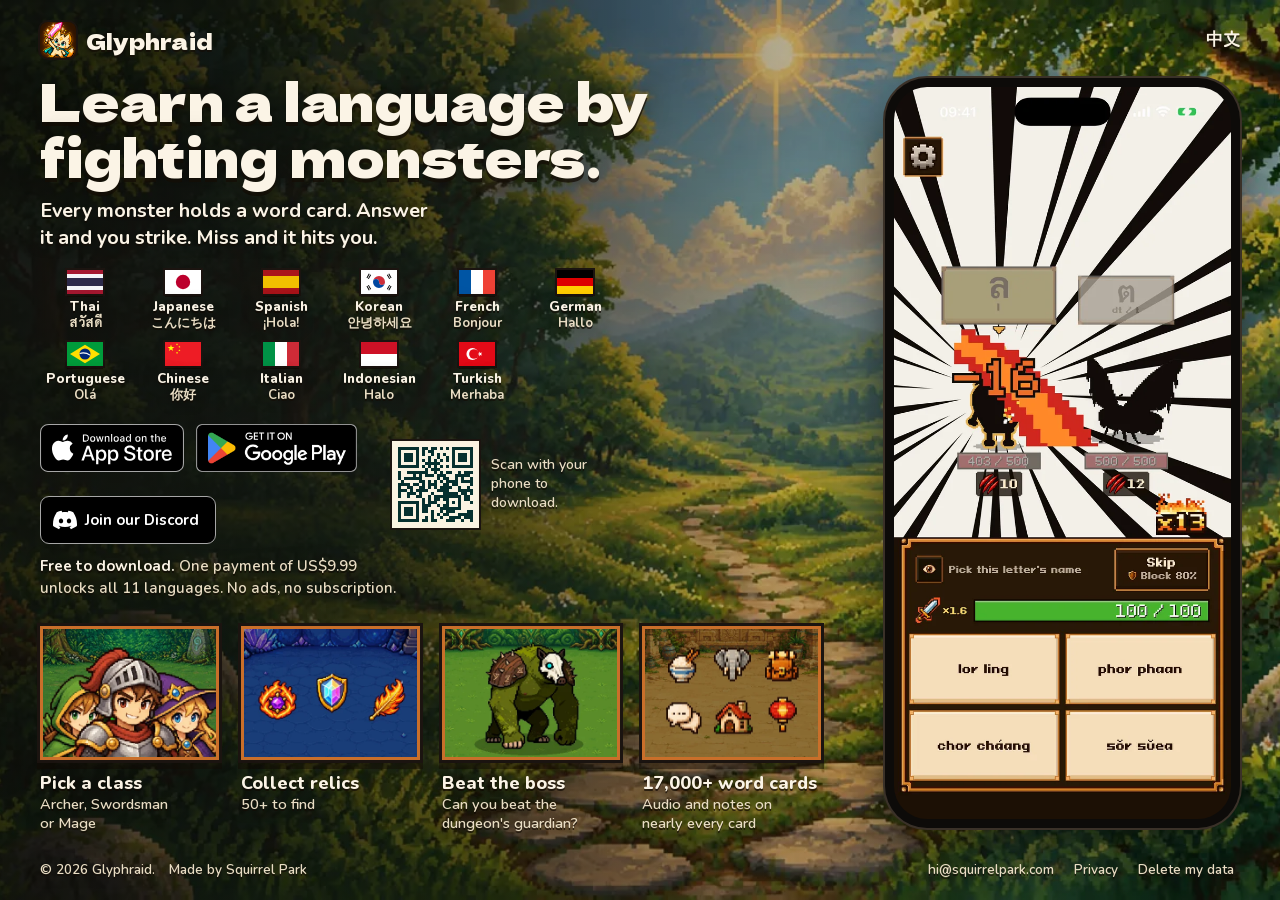
<file: index.html>
<!doctype html>
<html lang="en">
<head>
<meta charset="utf-8">
<meta name="viewport" content="width=device-width, initial-scale=1, viewport-fit=cover">
<!-- ⚠️ 這頁由 tools/build-home.py 產生，不要手改。 -->
<title>Glyphraid · Learn a language by fighting monsters</title>
<meta name="description" content="A language learning game for iPhone and Android. Thai, Japanese, Korean, Spanish, French, German, Portuguese, Chinese, Italian, Indonesian and Turkish. Every monster holds a word card: answer it to strike, miss and it hits you. Free to download, one payment unlocks everything. No ads, no subscription.">
<meta name="theme-color" content="#1D2A12">
<!-- 內容安全政策：腳本只准本站的檔案（assets/site.js）和雜湊相符的那一段內嵌腳本（語言）。⚠️ 改了內嵌腳本一定要跑 python3 tools/update-csp.py -->
<meta http-equiv="Content-Security-Policy" content="default-src 'self'; script-src 'self' 'sha256-tla+jNIBkIyBn4vj5KOFL4YFCMS+OBkEQ+i5kZb5u+k='; style-src 'self' 'unsafe-inline'; img-src 'self'; font-src 'self'; media-src 'none'; connect-src 'self'; object-src 'none'; base-uri 'none'; form-action 'none'">
<meta name="apple-itunes-app" content="app-id=6785621868">
<link rel="canonical" href="https://glyphraid.com/">
<link rel="alternate" hreflang="en" href="https://glyphraid.com/">
<link rel="alternate" hreflang="zh-Hant" href="https://glyphraid.com/zh/">
<link rel="alternate" hreflang="x-default" href="https://glyphraid.com/">
<!-- 語言：第一次來、瀏覽器第一語言是中文、沒選過 → 轉到 /zh/；右上角的切換連結帶 ?hl=，到了這頁才記住選擇；只有首頁會轉 -->
<script>(function(){var k='glyphraid-lang',l,q=new URLSearchParams(location.search),h=q.get('hl');if(h==='en'||h==='zh'){l=h;try{localStorage.setItem(k,h)}catch(e){}q.delete('hl');var s=q.toString();history.replaceState(null,'',location.pathname+(s?'?'+s:'')+location.hash)}else{try{l=localStorage.getItem(k)}catch(e){}}if(document.documentElement.lang==='en'&&(l?l==='zh':/^zh/i.test((navigator.languages&&navigator.languages[0])||navigator.language||'')))location.replace('zh/'+location.search+location.hash)})();</script>

<meta property="og:title" content="Glyphraid · Learn a language by fighting monsters">
<meta property="og:description" content="Every monster holds a word card. Answer it and you strike. Miss and it hits you.">
<meta property="og:locale" content="en_US">
<meta property="og:image" content="https://glyphraid.com/assets/og.jpg">
<meta property="og:type" content="website">
<meta name="twitter:card" content="summary_large_image">

<link rel="icon" type="image/png" href="assets/favicon.png">
<link rel="apple-touch-icon" href="assets/apple-touch-icon.png">
<link rel="preload" as="font" type="font/woff2" href="assets/fonts/dela-gothic-one-400-latin.woff2" crossorigin>
<link rel="preload" as="font" type="font/woff2" href="assets/fonts/nunito-latin.woff2" crossorigin>
<link rel="preload" as="image" href="assets/v2/bg.webp">
<link rel="stylesheet" href="assets/site.css">
</head>
<body>
<div class="page">
  <header class="top">
    <a class="brand" href="./" aria-label="Glyphraid home">
      <img src="assets/favicon.png" alt="" width="36" height="36">
      <b>Glyphraid</b>
    </a>
    <nav class="toplinks"><a href="zh/?hl=zh" hreflang="zh-Hant" lang="zh-Hant" data-lang="zh">中文</a></nav>
  </header>

  <main class="main">
    <div class="copy">
      <h1>Learn a language by fighting monsters.</h1>
      <p class="lede">Every monster holds a word card. Answer it and you strike. Miss and it hits you.</p>

      <ul class="langs" aria-label="11 languages">
        <li><svg viewBox="0 0 30 20" preserveAspectRatio="none" aria-hidden="true"><rect x="0" y="0.000" width="30" height="3.343" fill="#A51931"/><rect x="0" y="3.333" width="30" height="3.343" fill="#F4F5F8"/><rect x="0" y="6.667" width="30" height="3.343" fill="#2D2A4A"/><rect x="0" y="10.000" width="30" height="3.343" fill="#2D2A4A"/><rect x="0" y="13.333" width="30" height="3.343" fill="#F4F5F8"/><rect x="0" y="16.667" width="30" height="3.343" fill="#A51931"/></svg><b>Thai</b><span lang="th">สวัสดี</span></li>
        <li><svg viewBox="0 0 30 20" preserveAspectRatio="none" aria-hidden="true"><rect width="30" height="20" fill="#FFFFFF"/><circle cx="15" cy="10" r="6" fill="#BC002D"/></svg><b>Japanese</b><span lang="ja">こんにちは</span></li>
        <li><svg viewBox="0 0 30 20" preserveAspectRatio="none" aria-hidden="true"><rect width="30" height="20" fill="#AA151B"/><rect x="0" y="5" width="30" height="10" fill="#F1BF00"/></svg><b>Spanish</b><span lang="es">¡Hola!</span></li>
        <li><svg viewBox="0 0 30 20" preserveAspectRatio="none" aria-hidden="true"><rect width="30" height="20" fill="#FFFFFF"/><path d="M10 10 A5 5 0 0 1 20 10 A2.5 2.5 0 0 1 15 10 A2.5 2.5 0 0 0 10 10 Z" fill="#CD2E3A"/><path d="M10 10 A5 5 0 0 0 20 10 A2.5 2.5 0 0 1 15 10 A2.5 2.5 0 0 0 10 10 Z" fill="#0047A0"/><path d="M4.5 4.2 h4 v0.8 h-4 Z M4.5 5.6 h4 v0.8 h-4 Z" fill="#000000" transform="rotate(-61 6.5 5.3)"/><path d="M21.5 4.2 h4 v0.8 h-4 Z M21.5 5.6 h4 v0.8 h-4 Z" fill="#000000" transform="rotate(61 23.5 5.3)"/><path d="M4.5 13.6 h4 v0.8 h-4 Z M4.5 15.0 h4 v0.8 h-4 Z" fill="#000000" transform="rotate(61 6.5 14.7)"/><path d="M21.5 13.6 h4 v0.8 h-4 Z M21.5 15.0 h4 v0.8 h-4 Z" fill="#000000" transform="rotate(-61 23.5 14.7)"/></svg><b>Korean</b><span lang="ko">안녕하세요</span></li>
        <li><svg viewBox="0 0 30 20" preserveAspectRatio="none" aria-hidden="true"><rect x="0.000" y="0" width="10.010" height="20" fill="#0055A4"/><rect x="10.000" y="0" width="10.010" height="20" fill="#FFFFFF"/><rect x="20.000" y="0" width="10.010" height="20" fill="#EF4135"/></svg><b>French</b><span lang="fr">Bonjour</span></li>
        <li><svg viewBox="0 0 30 20" preserveAspectRatio="none" aria-hidden="true"><rect x="0" y="0.000" width="30" height="6.677" fill="#000000"/><rect x="0" y="6.667" width="30" height="6.677" fill="#DD0000"/><rect x="0" y="13.333" width="30" height="6.677" fill="#FFCE00"/></svg><b>German</b><span lang="de">Hallo</span></li>
        <li><svg viewBox="0 0 30 20" preserveAspectRatio="none" aria-hidden="true"><rect width="30" height="20" fill="#009C3B"/><polygon points="15,2.2 27.5,10 15,17.8 2.5,10" fill="#FFDF00"/><circle cx="15" cy="10" r="4.6" fill="#002776"/><path d="M10.6 9.2 Q15 7.6 19.5 10.6 L19.3 11.4 Q15 8.6 10.5 10 Z" fill="#FFFFFF"/></svg><b>Portuguese</b><span lang="pt-BR">Olá</span></li>
        <li><svg viewBox="0 0 30 20" preserveAspectRatio="none" aria-hidden="true"><rect width="30" height="20" fill="#EE1C25"/><polygon points="5.00,2.00 5.67,4.07 7.85,4.07 6.09,5.35 6.76,7.43 5.00,6.15 3.24,7.43 3.91,5.35 2.15,4.07 4.33,4.07" fill="#FFFF00"/><polygon points="10.56,1.17 10.36,1.87 10.96,2.28 10.23,2.30 10.03,3.00 9.78,2.32 9.06,2.34 9.63,1.89 9.39,1.21 9.99,1.62" fill="#FFFF00"/><polygon points="12.89,3.55 12.38,4.06 12.71,4.71 12.06,4.38 11.55,4.89 11.66,4.17 11.01,3.84 11.73,3.73 11.84,3.01 12.17,3.66" fill="#FFFF00"/><polygon points="12.00,6.00 12.22,6.69 12.95,6.69 12.36,7.12 12.59,7.81 12.00,7.38 11.41,7.81 11.64,7.12 11.05,6.69 11.78,6.69" fill="#FFFF00"/><polygon points="10.48,8.12 10.35,8.84 10.98,9.18 10.26,9.28 10.13,9.99 9.82,9.34 9.10,9.43 9.62,8.93 9.31,8.27 9.95,8.62" fill="#FFFF00"/></svg><b>Chinese</b><span lang="zh-Hans">你好</span></li>
        <li><svg viewBox="0 0 30 20" preserveAspectRatio="none" aria-hidden="true"><rect x="0.000" y="0" width="10.010" height="20" fill="#009246"/><rect x="10.000" y="0" width="10.010" height="20" fill="#FFFFFF"/><rect x="20.000" y="0" width="10.010" height="20" fill="#CE2B37"/></svg><b>Italian</b><span lang="it">Ciao</span></li>
        <li><svg viewBox="0 0 30 20" preserveAspectRatio="none" aria-hidden="true"><rect x="0" y="0.000" width="30" height="10.010" fill="#CE1126"/><rect x="0" y="10.000" width="30" height="10.010" fill="#FFFFFF"/></svg><b>Indonesian</b><span lang="id">Halo</span></li>
        <li><svg viewBox="0 0 30 20" preserveAspectRatio="none" aria-hidden="true"><rect width="30" height="20" fill="#E30A17"/><circle cx="11.2" cy="10" r="5" fill="#FFFFFF"/><circle cx="12.45" cy="10" r="4" fill="#E30A17"/><polygon points="15.50,10.00 16.95,9.53 16.95,8.00 17.85,9.24 19.30,8.77 18.40,10.00 19.30,11.23 17.85,10.76 16.95,12.00 16.95,10.47" fill="#FFFFFF"/></svg><b>Turkish</b><span lang="tr">Merhaba</span></li>
      </ul>

      <div class="getbox" id="get">
        <div class="get">
          <a class="b-as" href="https://apps.apple.com/app/apple-store/id6785621868?pt=129099104&amp;ct=web&amp;mt=8"><img src="assets/badge-appstore.svg" alt="Download on the App Store" width="144" height="48"></a>
          <a class="b-gp" href="https://play.google.com/store/apps/details?id=com.terryouyang.glyphraid&amp;referrer=utm_source%3Dglyphraid_site%26utm_medium%3Dweb"><img src="assets/badge-play-tight.png" alt="Get it on Google Play" width="161" height="48"></a>
          <span class="get-br" aria-hidden="true"></span>
          <a class="b-dc" href="https://discord.gg/PhAySYwPmZ" rel="noopener"><img src="assets/discord.svg" alt="" width="24" height="24"><span class="dc-long">Join our Discord</span><span class="dc-short">Discord</span></a>
        </div>
        <!-- 只給電腦版看：手機掃了到 /get/，依平台轉去商店（tools/qr.py） -->
        <div class="qr"><img src="assets/qr-get.svg" alt="QR code that opens glyphraid.com/get on your phone" width="87" height="87"><p>Scan with your phone to download.</p></div>
      </div>
      <p class="price"><b>Free to download.</b> One payment of US$9.99 unlocks all 11 languages. No ads, no subscription.</p>
    </div>

    <div class="stage">
      <div class="phone"><img src="assets/v2/battle-en.webp" alt="The battle screen in the app: a monster takes a hit after a right answer." width="640" height="1391"></div>
    </div>

    <ul class="feats" aria-label="What is in the game">
      <li><img src="assets/v2/feat-classes-3.webp" alt="The three classes: Archer, Swordsman and Mage." width="392" height="294" loading="lazy"><b>Pick a class</b><span>Archer, Swordsman or Mage</span></li>
      <li><img src="assets/v2/feat-relics.webp" alt="Three relics from the game." width="392" height="294" loading="lazy"><b>Collect relics</b><span>50+ to find</span></li>
      <li><img src="assets/v2/feat-boss-5.webp" alt="The Briar Hulk, a forest boss." width="392" height="294" loading="lazy"><b>Beat the boss</b><span>Can you beat the dungeon&#x27;s guardian?</span></li>
      <li><img src="assets/v2/feat-words.webp" alt="Theme icons: food, animals, travel, chat, home, festivals." width="392" height="294" loading="lazy"><b>17,000+ word cards</b><span>Audio and notes on nearly every card</span></li>
    </ul>
    <!-- 只在手機版顯示：特點看完不用捲回頂端（site.css 的 .get-end） -->
    <div class="get get-end">
          <a class="b-as" href="https://apps.apple.com/app/apple-store/id6785621868?pt=129099104&amp;ct=finish&amp;mt=8"><img src="assets/badge-appstore.svg" alt="Download on the App Store" width="144" height="48"></a>
          <a class="b-gp" href="https://play.google.com/store/apps/details?id=com.terryouyang.glyphraid&amp;referrer=utm_source%3Dglyphraid_site%26utm_medium%3Dfinish"><img src="assets/badge-play-tight.png" alt="Get it on Google Play" width="161" height="48"></a>
    </div>
  </main>

  <footer class="foot">
    <span>© 2026 Glyphraid.</span>
    <a href="https://squirrelpark.com">Made by Squirrel Park</a>
    <span class="sp"></span>
    <a href="mailto:hi@squirrelpark.com">hi@squirrelpark.com</a>
    <a href="privacy.html">Privacy</a>
    <a href="delete-data.html">Delete my data</a>
  </footer>
</div>
<script src="assets/site.js"></script>
</body>
</html>
</file>
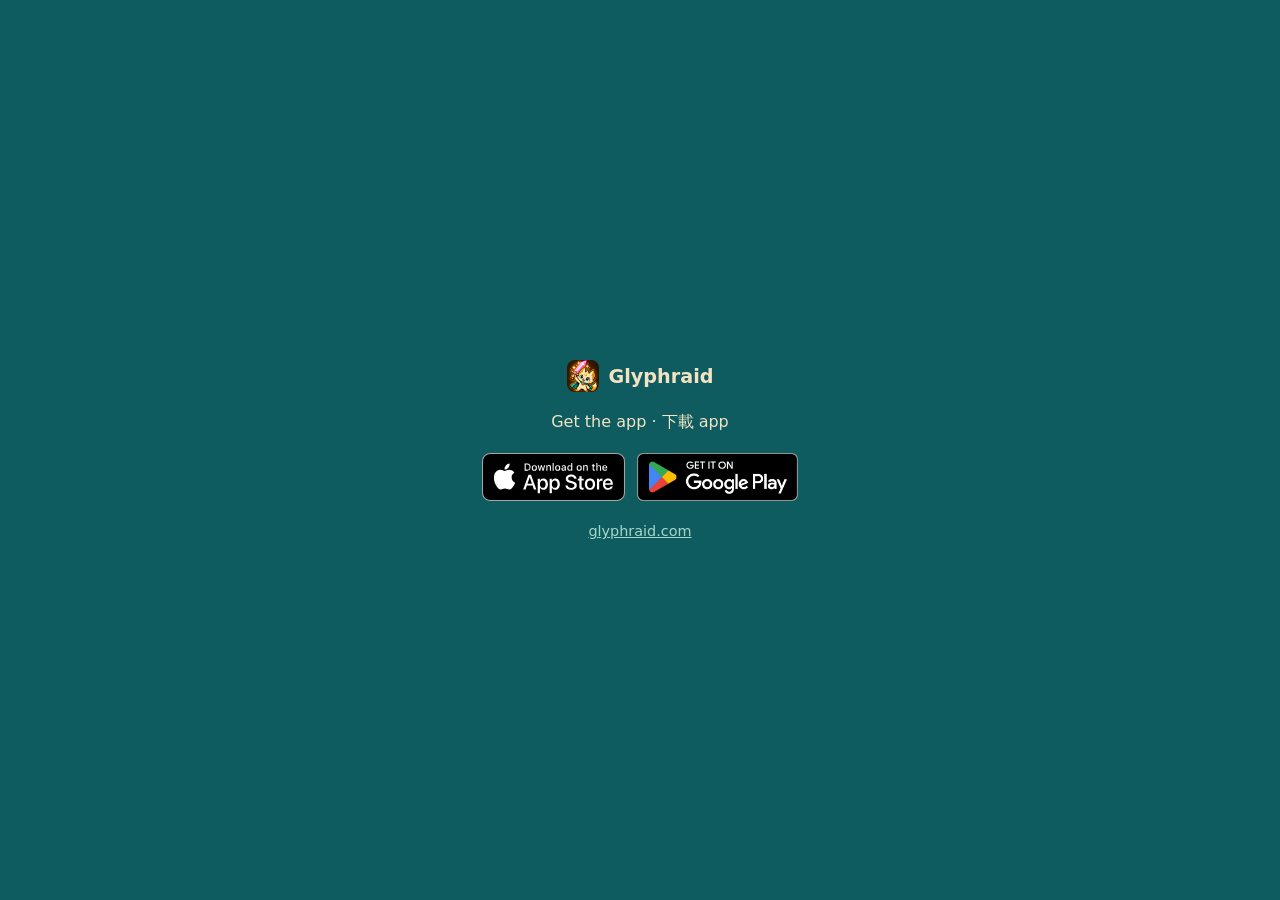
<file: get/index.html>
<!doctype html>
<html lang="en">
<head>
<meta charset="utf-8">
<meta name="viewport" content="width=device-width, initial-scale=1">
<!-- 首頁電腦版 QR code 指向這頁：手機掃了由 assets/get.js 轉去對的商店；判斷不出來的裝置留在這頁看兩個按鈕。商店網址只寫在下面兩個按鈕上（get.js 讀它們的 href） -->
<meta http-equiv="Content-Security-Policy" content="default-src 'self'; script-src 'self'; style-src 'self' 'unsafe-inline'; img-src 'self'; object-src 'none'; base-uri 'none'; form-action 'none'">
<title>Get Glyphraid</title>
<meta name="robots" content="noindex">
<link rel="canonical" href="https://glyphraid.com/">
<link rel="icon" type="image/png" href="../assets/favicon.png">
<style>
  body { margin: 0; min-height: 100svh; display: grid; place-content: center; gap: 20px; padding: 24px 16px; box-sizing: border-box;
         background: #0E5C5F; color: #F3E3C3; font-family: ui-rounded, system-ui, -apple-system, sans-serif; text-align: center; }
  .brand { display: flex; align-items: center; justify-content: center; gap: 10px; color: inherit; text-decoration: none; font-weight: 800; font-size: 1.2rem; }
  .brand img { border-radius: 8px; }
  p { margin: 0; }
  .get { display: flex; flex-wrap: wrap; justify-content: center; gap: 12px; }
  .get img { height: 48px; width: auto; display: block; }
  .home { color: #A6D6CB; font-size: .9rem; }
</style>
</head>
<body>
  <a class="brand" href="../"><img src="../assets/favicon.png" alt="" width="32" height="32">Glyphraid</a>
  <p>Get the app <span lang="zh-Hant">· 下載 app</span></p>
  <div class="get">
    <a id="ios" href="https://apps.apple.com/app/apple-store/id6785621868?pt=129099104&amp;ct=qrcode&amp;mt=8"><img src="../assets/badge-appstore.svg" alt="Download on the App Store" width="144" height="48"></a>
    <a id="android" href="https://play.google.com/store/apps/details?id=com.terryouyang.glyphraid&amp;referrer=utm_source%3Dglyphraid_site%26utm_medium%3Dqr"><img src="../assets/badge-play-tight.png" alt="Get it on Google Play" width="161" height="48"></a>
  </div>
  <p><a class="home" href="../">glyphraid.com</a></p>
  <script src="../assets/get.js"></script>
</body>
</html>
</file>
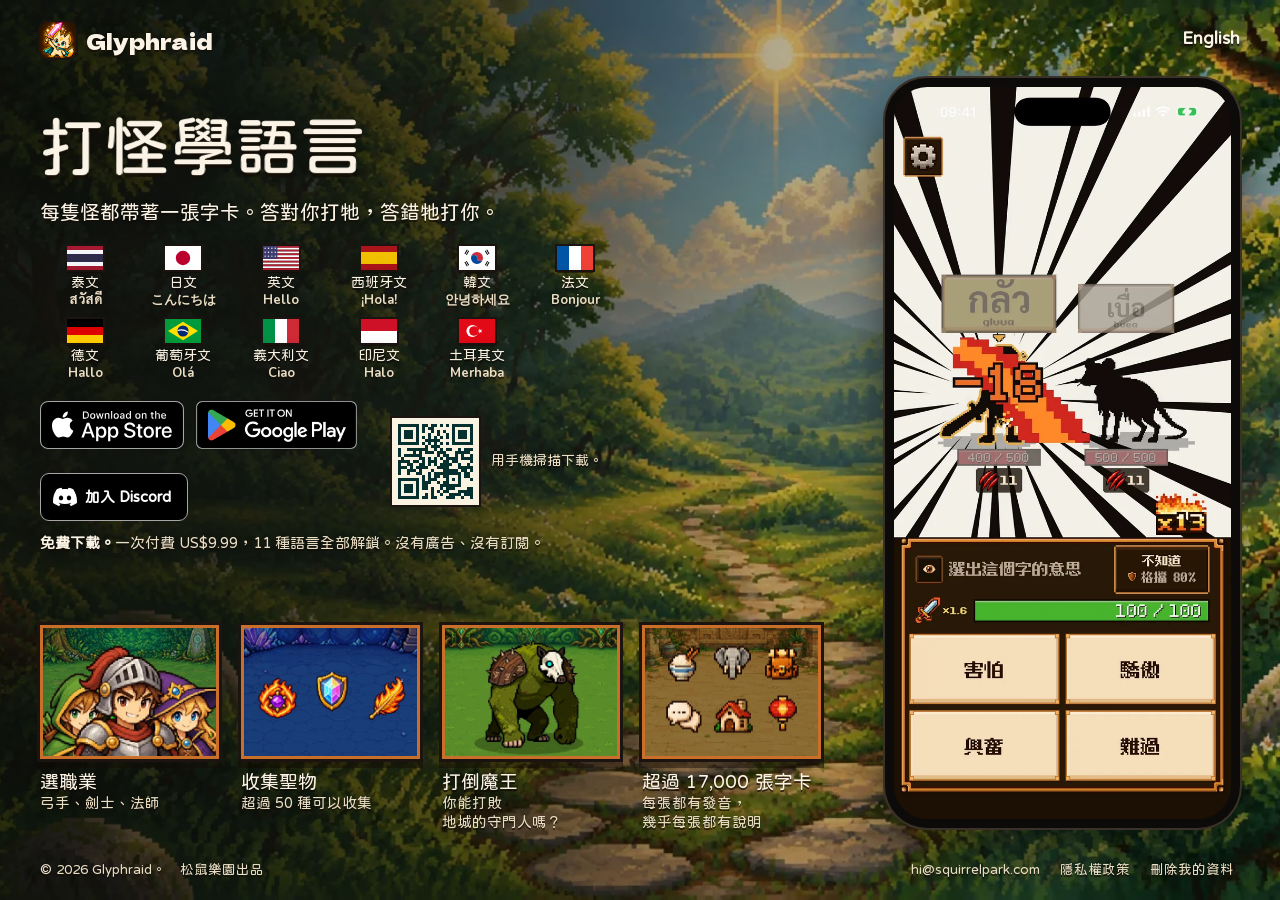
<file: zh/index.html>
<!doctype html>
<html lang="zh-Hant">
<head>
<meta charset="utf-8">
<meta name="viewport" content="width=device-width, initial-scale=1, viewport-fit=cover">
<!-- ⚠️ 這頁由 tools/build-home.py 產生，不要手改。 -->
<title>Glyphraid｜打怪學語言</title>
<meta name="description" content="語言學習遊戲，iPhone、Android 都有。泰文、日文、英文、韓文、西班牙文、法文、德文、葡萄牙文、義大利文、印尼文、土耳其文。每隻怪都帶著一張字卡：答對你打牠，答錯牠打你。免費下載，一次付費解鎖全部，沒有廣告、沒有訂閱。">
<meta name="theme-color" content="#1D2A12">
<!-- 內容安全政策：腳本只准本站的檔案（assets/site.js）和雜湊相符的那一段內嵌腳本（語言）。⚠️ 改了內嵌腳本一定要跑 python3 tools/update-csp.py -->
<meta http-equiv="Content-Security-Policy" content="default-src 'self'; script-src 'self' 'sha256-tla+jNIBkIyBn4vj5KOFL4YFCMS+OBkEQ+i5kZb5u+k='; style-src 'self' 'unsafe-inline'; img-src 'self'; font-src 'self'; media-src 'none'; connect-src 'self'; object-src 'none'; base-uri 'none'; form-action 'none'">
<meta name="apple-itunes-app" content="app-id=6785621868">
<link rel="canonical" href="https://glyphraid.com/zh/">
<link rel="alternate" hreflang="en" href="https://glyphraid.com/">
<link rel="alternate" hreflang="zh-Hant" href="https://glyphraid.com/zh/">
<link rel="alternate" hreflang="x-default" href="https://glyphraid.com/">
<!-- 語言：第一次來、瀏覽器第一語言是中文、沒選過 → 轉到 /zh/；右上角的切換連結帶 ?hl=，到了這頁才記住選擇；只有首頁會轉 -->
<script>(function(){var k='glyphraid-lang',l,q=new URLSearchParams(location.search),h=q.get('hl');if(h==='en'||h==='zh'){l=h;try{localStorage.setItem(k,h)}catch(e){}q.delete('hl');var s=q.toString();history.replaceState(null,'',location.pathname+(s?'?'+s:'')+location.hash)}else{try{l=localStorage.getItem(k)}catch(e){}}if(document.documentElement.lang==='en'&&(l?l==='zh':/^zh/i.test((navigator.languages&&navigator.languages[0])||navigator.language||'')))location.replace('zh/'+location.search+location.hash)})();</script>

<meta property="og:title" content="Glyphraid｜打怪學語言">
<meta property="og:description" content="每隻怪都帶著一張字卡。答對你打牠，答錯牠打你。">
<meta property="og:locale" content="zh_TW">
<meta property="og:image" content="https://glyphraid.com/assets/og-zh.jpg">
<meta property="og:type" content="website">
<meta name="twitter:card" content="summary_large_image">

<link rel="icon" type="image/png" href="../assets/favicon.png">
<link rel="apple-touch-icon" href="../assets/apple-touch-icon.png">
<link rel="preload" as="font" type="font/woff2" href="../assets/fonts/dela-gothic-one-400-latin.woff2" crossorigin>
<link rel="preload" as="font" type="font/woff2" href="../assets/fonts/nunito-latin.woff2" crossorigin>
<link rel="preload" as="image" href="../assets/v2/bg.webp">
<link rel="stylesheet" href="../assets/site.css">
</head>
<body class="zh">
<div class="page">
  <header class="top">
    <a class="brand" href="./" aria-label="Glyphraid 首頁">
      <img src="../assets/favicon.png" alt="" width="36" height="36">
      <b>Glyphraid</b>
    </a>
    <nav class="toplinks"><a href="../?hl=en" hreflang="en" lang="en" data-lang="en">English</a></nav>
  </header>

  <main class="main">
    <div class="copy">
      <h1>打怪學語言</h1>
      <p class="lede"><span class="nb">每隻怪都帶著一張字卡。</span><span class="nb">答對你打牠，</span><span class="nb">答錯牠打你。</span></p>

      <ul class="langs" aria-label="11 種語言">
        <li><svg viewBox="0 0 30 20" preserveAspectRatio="none" aria-hidden="true"><rect x="0" y="0.000" width="30" height="3.343" fill="#A51931"/><rect x="0" y="3.333" width="30" height="3.343" fill="#F4F5F8"/><rect x="0" y="6.667" width="30" height="3.343" fill="#2D2A4A"/><rect x="0" y="10.000" width="30" height="3.343" fill="#2D2A4A"/><rect x="0" y="13.333" width="30" height="3.343" fill="#F4F5F8"/><rect x="0" y="16.667" width="30" height="3.343" fill="#A51931"/></svg><b>泰文</b><span lang="th">สวัสดี</span></li>
        <li><svg viewBox="0 0 30 20" preserveAspectRatio="none" aria-hidden="true"><rect width="30" height="20" fill="#FFFFFF"/><circle cx="15" cy="10" r="6" fill="#BC002D"/></svg><b>日文</b><span lang="ja">こんにちは</span></li>
        <li><svg viewBox="0 0 30 20" preserveAspectRatio="none" aria-hidden="true"><rect x="0" y="0.000" width="30" height="1.548" fill="#B22234"/><rect x="0" y="1.538" width="30" height="1.548" fill="#FFFFFF"/><rect x="0" y="3.077" width="30" height="1.548" fill="#B22234"/><rect x="0" y="4.615" width="30" height="1.548" fill="#FFFFFF"/><rect x="0" y="6.154" width="30" height="1.548" fill="#B22234"/><rect x="0" y="7.692" width="30" height="1.548" fill="#FFFFFF"/><rect x="0" y="9.231" width="30" height="1.548" fill="#B22234"/><rect x="0" y="10.769" width="30" height="1.548" fill="#FFFFFF"/><rect x="0" y="12.308" width="30" height="1.548" fill="#B22234"/><rect x="0" y="13.846" width="30" height="1.548" fill="#FFFFFF"/><rect x="0" y="15.385" width="30" height="1.548" fill="#B22234"/><rect x="0" y="16.923" width="30" height="1.548" fill="#FFFFFF"/><rect x="0" y="18.462" width="30" height="1.548" fill="#B22234"/><rect x="0" y="0" width="12" height="10.769" fill="#3C3B6E"/><circle cx="1.8" cy="1.9" r="0.55" fill="#FFFFFF"/><circle cx="4.6" cy="1.9" r="0.55" fill="#FFFFFF"/><circle cx="7.4" cy="1.9" r="0.55" fill="#FFFFFF"/><circle cx="10.2" cy="1.9" r="0.55" fill="#FFFFFF"/><circle cx="1.8" cy="5.2" r="0.55" fill="#FFFFFF"/><circle cx="4.6" cy="5.2" r="0.55" fill="#FFFFFF"/><circle cx="7.4" cy="5.2" r="0.55" fill="#FFFFFF"/><circle cx="10.2" cy="5.2" r="0.55" fill="#FFFFFF"/><circle cx="1.8" cy="8.5" r="0.55" fill="#FFFFFF"/><circle cx="4.6" cy="8.5" r="0.55" fill="#FFFFFF"/><circle cx="7.4" cy="8.5" r="0.55" fill="#FFFFFF"/><circle cx="10.2" cy="8.5" r="0.55" fill="#FFFFFF"/></svg><b>英文</b><span lang="en">Hello</span></li>
        <li><svg viewBox="0 0 30 20" preserveAspectRatio="none" aria-hidden="true"><rect width="30" height="20" fill="#AA151B"/><rect x="0" y="5" width="30" height="10" fill="#F1BF00"/></svg><b>西班牙文</b><span lang="es">¡Hola!</span></li>
        <li><svg viewBox="0 0 30 20" preserveAspectRatio="none" aria-hidden="true"><rect width="30" height="20" fill="#FFFFFF"/><path d="M10 10 A5 5 0 0 1 20 10 A2.5 2.5 0 0 1 15 10 A2.5 2.5 0 0 0 10 10 Z" fill="#CD2E3A"/><path d="M10 10 A5 5 0 0 0 20 10 A2.5 2.5 0 0 1 15 10 A2.5 2.5 0 0 0 10 10 Z" fill="#0047A0"/><path d="M4.5 4.2 h4 v0.8 h-4 Z M4.5 5.6 h4 v0.8 h-4 Z" fill="#000000" transform="rotate(-61 6.5 5.3)"/><path d="M21.5 4.2 h4 v0.8 h-4 Z M21.5 5.6 h4 v0.8 h-4 Z" fill="#000000" transform="rotate(61 23.5 5.3)"/><path d="M4.5 13.6 h4 v0.8 h-4 Z M4.5 15.0 h4 v0.8 h-4 Z" fill="#000000" transform="rotate(61 6.5 14.7)"/><path d="M21.5 13.6 h4 v0.8 h-4 Z M21.5 15.0 h4 v0.8 h-4 Z" fill="#000000" transform="rotate(-61 23.5 14.7)"/></svg><b>韓文</b><span lang="ko">안녕하세요</span></li>
        <li><svg viewBox="0 0 30 20" preserveAspectRatio="none" aria-hidden="true"><rect x="0.000" y="0" width="10.010" height="20" fill="#0055A4"/><rect x="10.000" y="0" width="10.010" height="20" fill="#FFFFFF"/><rect x="20.000" y="0" width="10.010" height="20" fill="#EF4135"/></svg><b>法文</b><span lang="fr">Bonjour</span></li>
        <li><svg viewBox="0 0 30 20" preserveAspectRatio="none" aria-hidden="true"><rect x="0" y="0.000" width="30" height="6.677" fill="#000000"/><rect x="0" y="6.667" width="30" height="6.677" fill="#DD0000"/><rect x="0" y="13.333" width="30" height="6.677" fill="#FFCE00"/></svg><b>德文</b><span lang="de">Hallo</span></li>
        <li><svg viewBox="0 0 30 20" preserveAspectRatio="none" aria-hidden="true"><rect width="30" height="20" fill="#009C3B"/><polygon points="15,2.2 27.5,10 15,17.8 2.5,10" fill="#FFDF00"/><circle cx="15" cy="10" r="4.6" fill="#002776"/><path d="M10.6 9.2 Q15 7.6 19.5 10.6 L19.3 11.4 Q15 8.6 10.5 10 Z" fill="#FFFFFF"/></svg><b>葡萄牙文</b><span lang="pt-BR">Olá</span></li>
        <li><svg viewBox="0 0 30 20" preserveAspectRatio="none" aria-hidden="true"><rect x="0.000" y="0" width="10.010" height="20" fill="#009246"/><rect x="10.000" y="0" width="10.010" height="20" fill="#FFFFFF"/><rect x="20.000" y="0" width="10.010" height="20" fill="#CE2B37"/></svg><b>義大利文</b><span lang="it">Ciao</span></li>
        <li><svg viewBox="0 0 30 20" preserveAspectRatio="none" aria-hidden="true"><rect x="0" y="0.000" width="30" height="10.010" fill="#CE1126"/><rect x="0" y="10.000" width="30" height="10.010" fill="#FFFFFF"/></svg><b>印尼文</b><span lang="id">Halo</span></li>
        <li><svg viewBox="0 0 30 20" preserveAspectRatio="none" aria-hidden="true"><rect width="30" height="20" fill="#E30A17"/><circle cx="11.2" cy="10" r="5" fill="#FFFFFF"/><circle cx="12.45" cy="10" r="4" fill="#E30A17"/><polygon points="15.50,10.00 16.95,9.53 16.95,8.00 17.85,9.24 19.30,8.77 18.40,10.00 19.30,11.23 17.85,10.76 16.95,12.00 16.95,10.47" fill="#FFFFFF"/></svg><b>土耳其文</b><span lang="tr">Merhaba</span></li>
      </ul>

      <div class="getbox" id="get">
        <div class="get">
          <a class="b-as" href="https://apps.apple.com/app/apple-store/id6785621868?pt=129099104&amp;ct=web&amp;mt=8"><img src="../assets/badge-appstore.svg" alt="在 App Store 下載" width="144" height="48"></a>
          <a class="b-gp" href="https://play.google.com/store/apps/details?id=com.terryouyang.glyphraid&amp;referrer=utm_source%3Dglyphraid_site%26utm_medium%3Dweb"><img src="../assets/badge-play-tight.png" alt="在 Google Play 下載" width="161" height="48"></a>
          <span class="get-br" aria-hidden="true"></span>
          <a class="b-dc" href="https://discord.gg/PhAySYwPmZ" rel="noopener"><img src="../assets/discord.svg" alt="" width="24" height="24"><span class="dc-long">加入 Discord</span><span class="dc-short">Discord</span></a>
        </div>
        <!-- 只給電腦版看：手機掃了到 /get/，依平台轉去商店（tools/qr.py） -->
        <div class="qr"><img src="../assets/qr-get.svg" alt="用手機掃描，打開 glyphraid.com/get" width="87" height="87"><p>用手機掃描下載。</p></div>
      </div>
      <p class="price"><b>免費下載。</b><span class="nb">一次付費 US$9.99，</span><span class="nb">11 種語言全部解鎖。</span><span class="nb">沒有廣告、</span><span class="nb">沒有訂閱。</span></p>
    </div>

    <div class="stage">
      <div class="phone"><img src="../assets/v2/battle-zh.webp" alt="app 的戰鬥畫面：答對之後怪物被打中。" width="640" height="1391"></div>
    </div>

    <ul class="feats" aria-label="遊戲裡有什麼">
      <li><img src="../assets/v2/feat-classes-3.webp" alt="三種職業：弓手、劍士、法師。" width="392" height="294" loading="lazy"><b>選職業</b><span><span class="nb">弓手、</span><span class="nb">劍士、</span><span class="nb">法師</span></span></li>
      <li><img src="../assets/v2/feat-relics.webp" alt="遊戲裡的三顆聖物。" width="392" height="294" loading="lazy"><b>收集聖物</b><span><span class="nb">超過 50 種可以收集</span></span></li>
      <li><img src="../assets/v2/feat-boss-5.webp" alt="森林的魔王：荊棘巨人。" width="392" height="294" loading="lazy"><b>打倒魔王</b><span><span class="nb">你能打敗</span><span class="nb">地城的守門人嗎？</span></span></li>
      <li><img src="../assets/v2/feat-words.webp" alt="主題圖示：食物、動物、旅行、聊天、家、節慶。" width="392" height="294" loading="lazy"><b><span class="nb">超過</span> <span class="nb">17,000 張字卡</span></b><span><span class="nb">每張都有發音，</span><span class="nb">幾乎每張都有說明</span></span></li>
    </ul>
    <!-- 只在手機版顯示：特點看完不用捲回頂端（site.css 的 .get-end） -->
    <div class="get get-end">
          <a class="b-as" href="https://apps.apple.com/app/apple-store/id6785621868?pt=129099104&amp;ct=finish&amp;mt=8"><img src="../assets/badge-appstore.svg" alt="在 App Store 下載" width="144" height="48"></a>
          <a class="b-gp" href="https://play.google.com/store/apps/details?id=com.terryouyang.glyphraid&amp;referrer=utm_source%3Dglyphraid_site%26utm_medium%3Dfinish"><img src="../assets/badge-play-tight.png" alt="在 Google Play 下載" width="161" height="48"></a>
    </div>
  </main>

  <footer class="foot">
    <span>© 2026 Glyphraid。</span>
    <a href="https://squirrelpark.com">松鼠樂園出品</a>
    <span class="sp"></span>
    <a href="mailto:hi@squirrelpark.com">hi@squirrelpark.com</a>
    <a href="privacy.html">隱私權政策</a>
    <a href="delete-data.html">刪除我的資料</a>
  </footer>
</div>
<script src="../assets/site.js"></script>
</body>
</html>
</file>
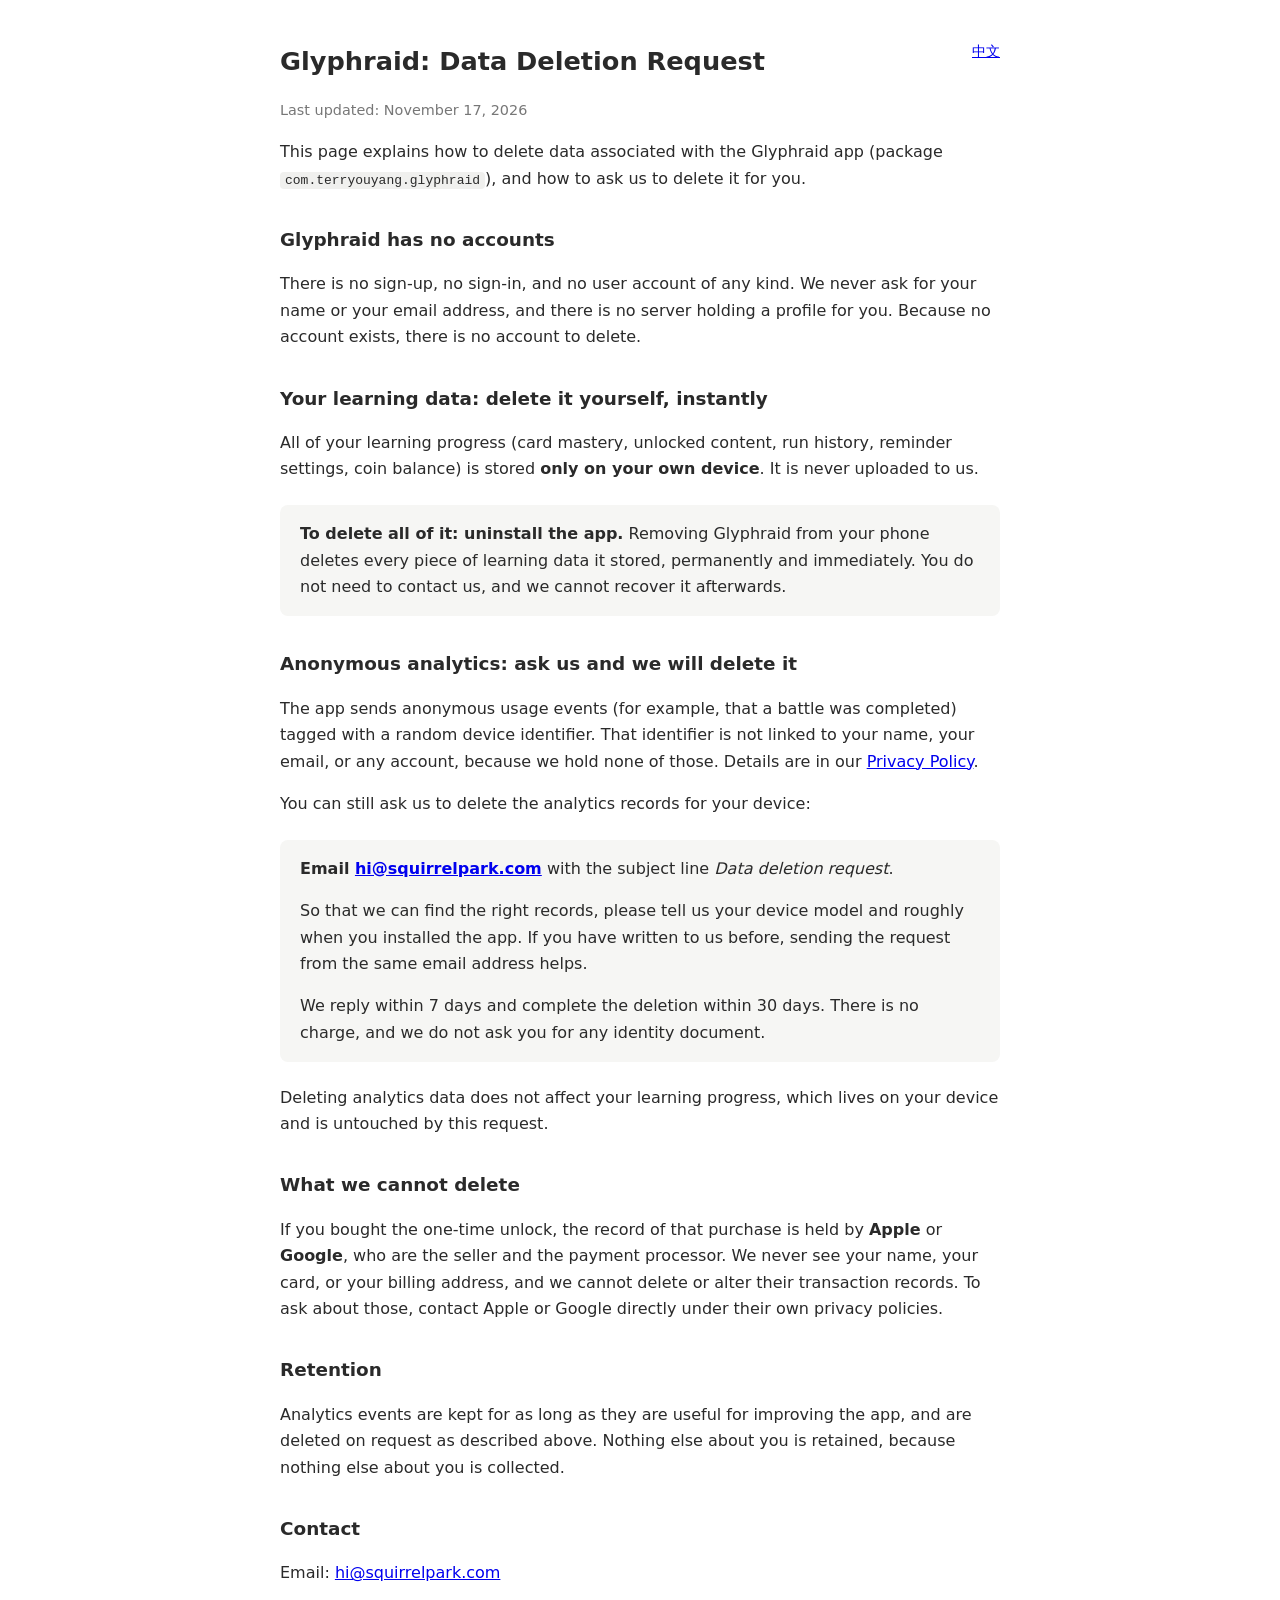
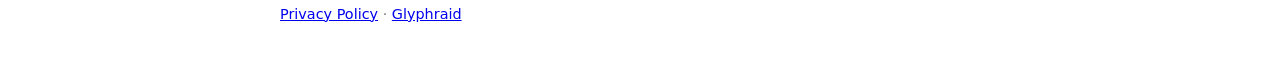
<file: delete-data.html>
<!doctype html>
<html lang="en">
<head>
<meta charset="utf-8">
<meta name="viewport" content="width=device-width, initial-scale=1">
<meta http-equiv="Content-Security-Policy" content="default-src 'self'; script-src 'none'; style-src 'self' 'unsafe-inline'; img-src 'self'; object-src 'none'; base-uri 'none'; form-action 'none'">
<title>Glyphraid | Data Deletion Request</title>
<meta name="description" content="How to delete data associated with the Glyphraid app.">
<link rel="canonical" href="https://glyphraid.com/delete-data.html">
<link rel="alternate" hreflang="en" href="https://glyphraid.com/delete-data.html">
<link rel="alternate" hreflang="zh-Hant" href="https://glyphraid.com/zh/delete-data.html">
<link rel="alternate" hreflang="x-default" href="https://glyphraid.com/delete-data.html">
<link rel="icon" type="image/png" href="assets/favicon.png">
<style>
  body { font-family: system-ui, -apple-system, sans-serif; max-width: 720px; margin: 40px auto; padding: 0 20px; line-height: 1.65; color: #2a2a2a; }
  h1 { font-size: 1.6em; } h2 { font-size: 1.15em; margin-top: 1.8em; }
  .muted { color: #777; font-size: 0.9em; }
  .box { background: #f6f6f4; border-radius: 8px; padding: 16px 20px; margin: 1.4em 0; }
  code { background: #f0f0ee; padding: 1px 5px; border-radius: 4px; }
  .lang { float: right; margin: 0 0 0 16px; font-size: 0.9em; }
</style>
</head>
<body>
<p class="lang"><a href="zh/delete-data.html" hreflang="zh-Hant" lang="zh-Hant">中文</a></p>
<h1>Glyphraid: Data Deletion Request</h1>
<p class="muted">Last updated: November 17, 2026</p>

<p>This page explains how to delete data associated with the Glyphraid app
(package <code>com.terryouyang.glyphraid</code>), and how to ask us to delete it for you.</p>

<h2>Glyphraid has no accounts</h2>
<p>There is no sign-up, no sign-in, and no user account of any kind. We never ask for your
name or your email address, and there is no server holding a profile for you. Because no
account exists, there is no account to delete.</p>

<h2>Your learning data: delete it yourself, instantly</h2>
<p>All of your learning progress (card mastery, unlocked content, run history, reminder
settings, coin balance) is stored <strong>only on your own device</strong>. It is never
uploaded to us.</p>
<div class="box">
  <strong>To delete all of it: uninstall the app.</strong> Removing Glyphraid from your
  phone deletes every piece of learning data it stored, permanently and immediately. You
  do not need to contact us, and we cannot recover it afterwards.
</div>

<h2>Anonymous analytics: ask us and we will delete it</h2>
<p>The app sends anonymous usage events (for example, that a battle was completed) tagged
with a random device identifier. That identifier is not linked to your name, your email,
or any account, because we hold none of those. Details are in our
<a href="privacy.html">Privacy Policy</a>.</p>
<p>You can still ask us to delete the analytics records for your device:</p>
<div class="box">
  <p style="margin-top:0"><strong>Email <a href="mailto:hi@squirrelpark.com?subject=Data%20deletion%20request">hi@squirrelpark.com</a></strong>
  with the subject line <em>Data deletion request</em>.</p>
  <p>So that we can find the right records, please tell us your device model and roughly
  when you installed the app. If you have written to us before, sending the request from
  the same email address helps.</p>
  <p style="margin-bottom:0">We reply within 7 days and complete the deletion within 30
  days. There is no charge, and we do not ask you for any identity document.</p>
</div>
<p>Deleting analytics data does not affect your learning progress, which lives on your
device and is untouched by this request.</p>

<h2>What we cannot delete</h2>
<p>If you bought the one-time unlock, the record of that purchase is held by
<strong>Apple</strong> or <strong>Google</strong>, who are the seller and the payment
processor. We never see your name, your card, or your billing address, and we cannot
delete or alter their transaction records. To ask about those, contact Apple or Google
directly under their own privacy policies.</p>

<h2>Retention</h2>
<p>Analytics events are kept for as long as they are useful for improving the app, and are
deleted on request as described above. Nothing else about you is retained, because nothing
else about you is collected.</p>

<h2>Contact</h2>
<p>Email: <a href="mailto:hi@squirrelpark.com">hi@squirrelpark.com</a></p>
<p class="muted"><a href="privacy.html">Privacy Policy</a> &middot; <a href="./">Glyphraid</a></p>
</body>
</html>
</file>
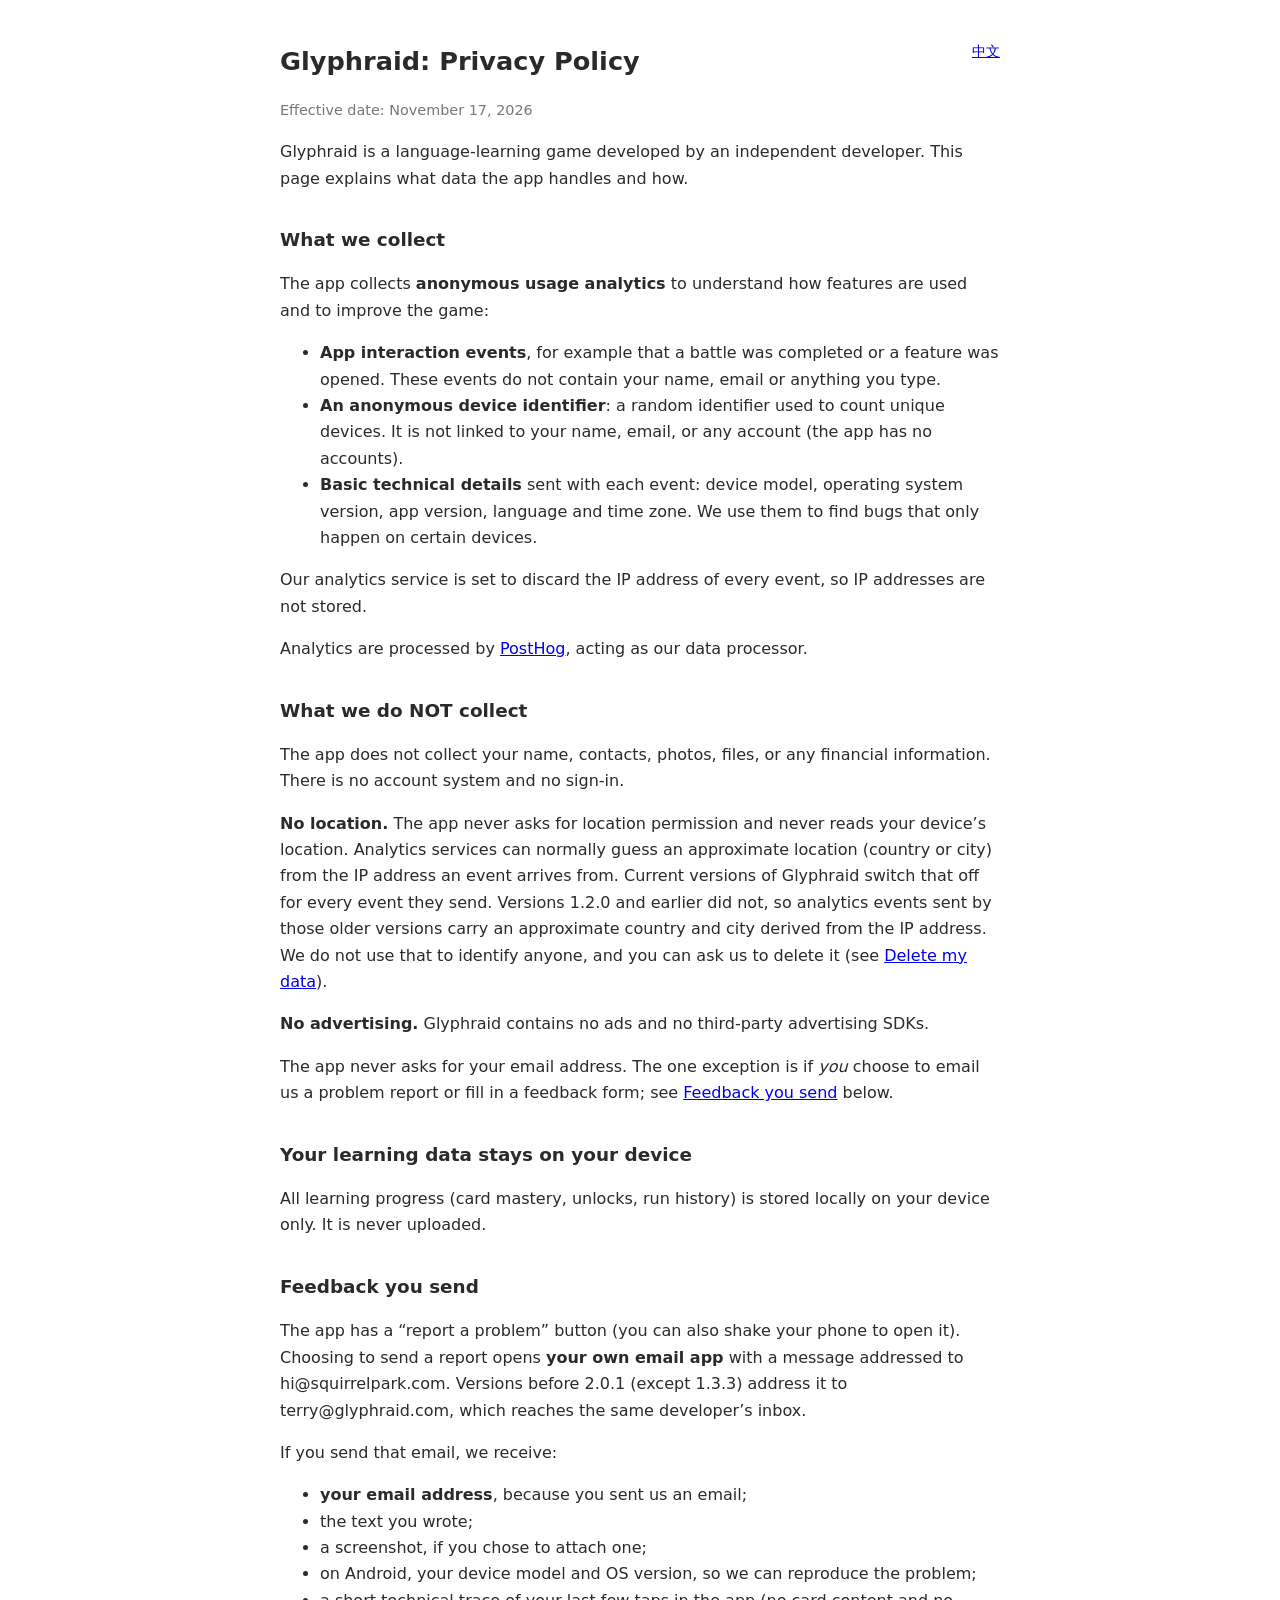
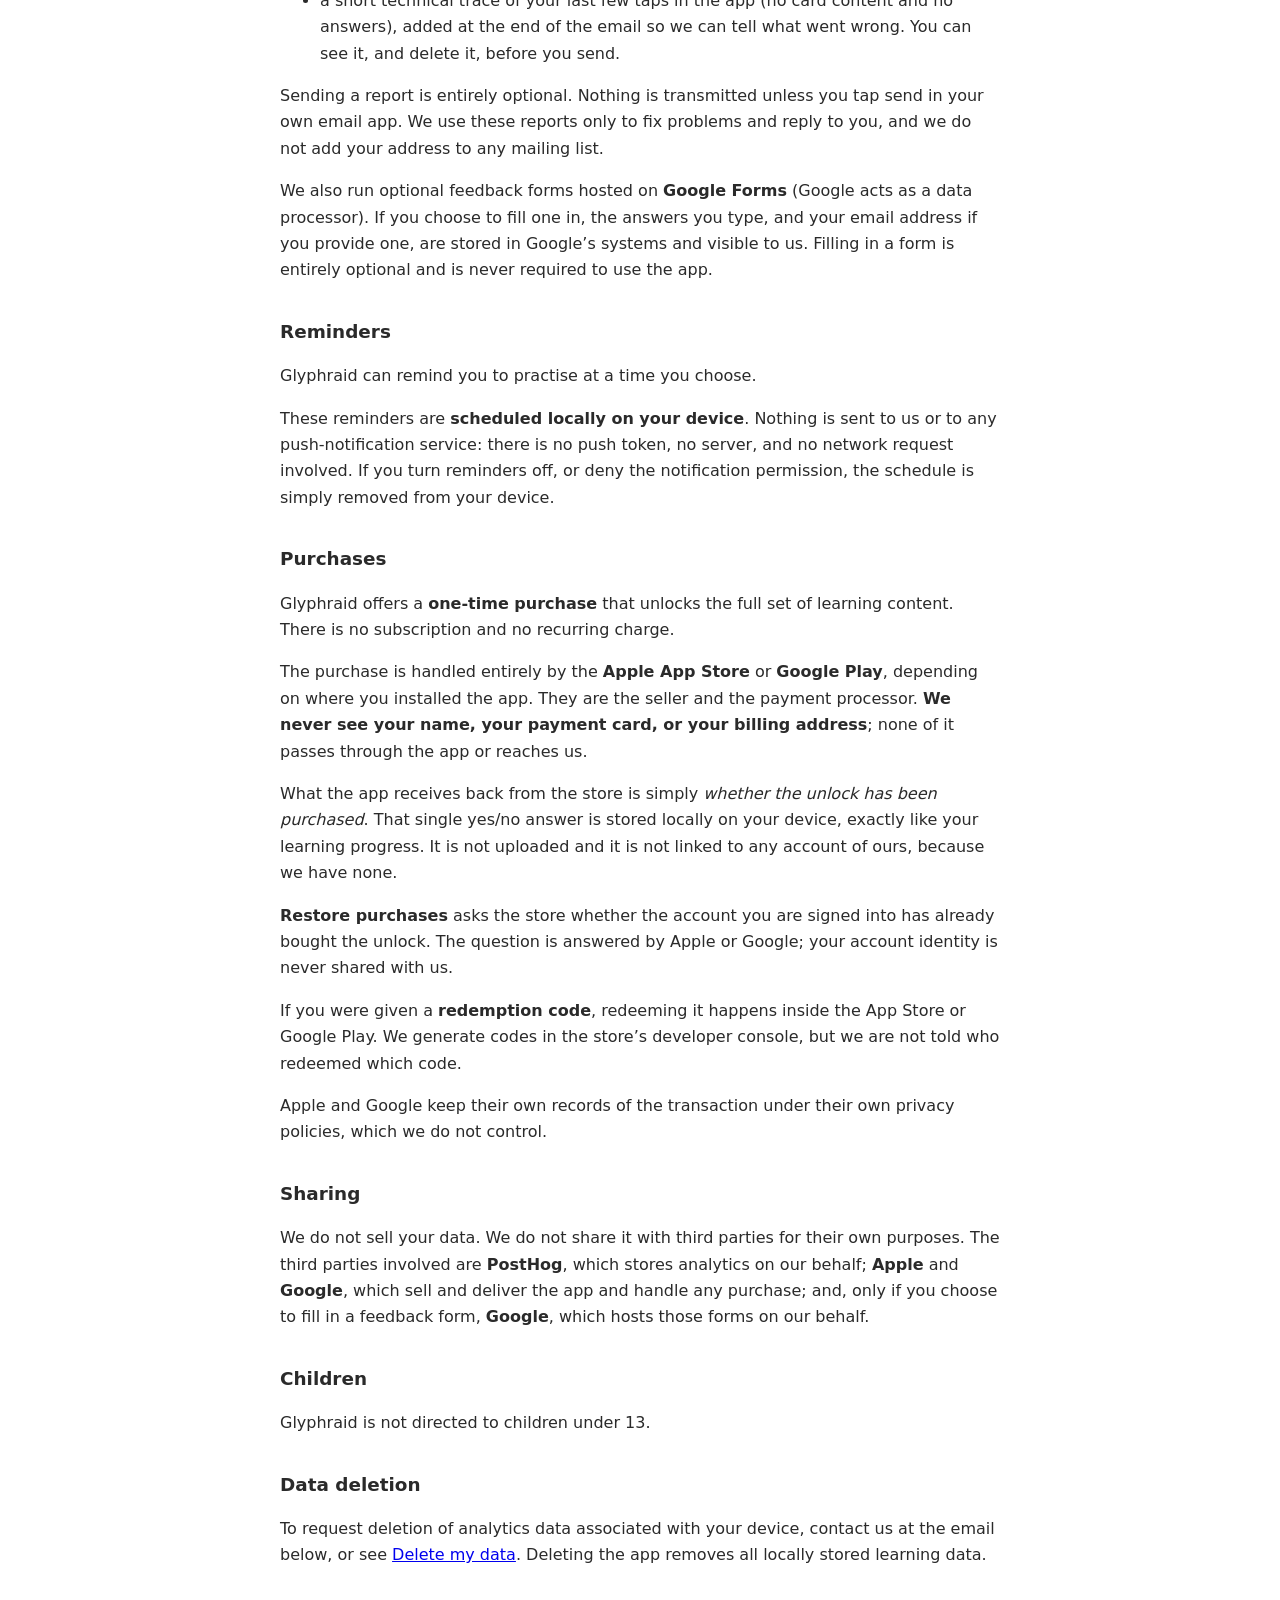
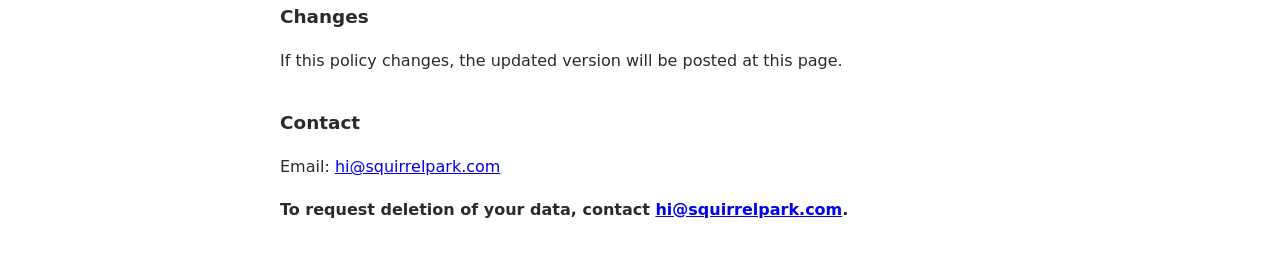
<file: privacy.html>
<!doctype html>
<html lang="en">
<head>
<meta charset="utf-8">
<meta name="viewport" content="width=device-width, initial-scale=1">
<meta http-equiv="Content-Security-Policy" content="default-src 'self'; script-src 'none'; style-src 'self' 'unsafe-inline'; img-src 'self'; object-src 'none'; base-uri 'none'; form-action 'none'">
<title>Glyphraid | Privacy Policy</title>
<meta name="description" content="What data the Glyphraid app handles and how.">
<link rel="canonical" href="https://glyphraid.com/privacy.html">
<link rel="alternate" hreflang="en" href="https://glyphraid.com/privacy.html">
<link rel="alternate" hreflang="zh-Hant" href="https://glyphraid.com/zh/privacy.html">
<link rel="alternate" hreflang="x-default" href="https://glyphraid.com/privacy.html">
<link rel="icon" type="image/png" href="assets/favicon.png">
<style>
  body { font-family: system-ui, -apple-system, sans-serif; max-width: 720px; margin: 40px auto; padding: 0 20px; line-height: 1.65; color: #2a2a2a; }
  h1 { font-size: 1.6em; } h2 { font-size: 1.15em; margin-top: 1.8em; }
  .muted { color: #777; font-size: 0.9em; }
  .lang { float: right; margin: 0 0 0 16px; font-size: 0.9em; }
</style>
</head>
<body>
<p class="lang"><a href="zh/privacy.html" hreflang="zh-Hant" lang="zh-Hant">中文</a></p>
<h1>Glyphraid: Privacy Policy</h1>
<p class="muted">Effective date: November 17, 2026</p>

<p>Glyphraid is a language-learning game developed by an independent developer.
This page explains what data the app handles and how.</p>

<h2>What we collect</h2>
<p>The app collects <strong>anonymous usage analytics</strong> to understand how features
are used and to improve the game:</p>
<ul>
  <li><strong>App interaction events</strong>, for example that a battle was completed
      or a feature was opened. These events do not contain your name, email or anything you type.</li>
  <li><strong>An anonymous device identifier</strong>: a random identifier used to count
      unique devices. It is not linked to your name, email, or any account (the app has no accounts).</li>
  <li><strong>Basic technical details</strong> sent with each event: device model, operating
      system version, app version, language and time zone. We use them to find bugs that only
      happen on certain devices.</li>
</ul>
<p>Our analytics service is set to discard the IP address of every event, so IP addresses
are not stored.</p>
<p>Analytics are processed by <a href="https://posthog.com">PostHog</a>, acting as our
data processor.</p>

<h2>What we do NOT collect</h2>
<p>The app does not collect your name, contacts, photos, files, or any
financial information. There is no account system and no sign-in.</p>
<p><strong>No location.</strong> The app never asks for location permission and never reads
your device&rsquo;s location. Analytics services can normally guess an approximate location
(country or city) from the IP address an event arrives from. Current versions of Glyphraid
switch that off for every event they send. Versions 1.2.0 and earlier did not, so analytics
events sent by those older versions carry an approximate country and city derived from the
IP address. We do not use that to identify anyone, and you can ask us to delete it
(see <a href="delete-data.html">Delete my data</a>).</p>
<p><strong>No advertising.</strong> Glyphraid contains no ads and no third-party
advertising SDKs.</p>
<p>The app never asks for your email address. The one exception is if <em>you</em>
choose to email us a problem report or fill in a feedback form; see
<a href="#feedback">Feedback you send</a> below.</p>

<h2>Your learning data stays on your device</h2>
<p>All learning progress (card mastery, unlocks, run history) is stored locally on your
device only. It is never uploaded.</p>

<h2 id="feedback">Feedback you send</h2>
<p>The app has a &ldquo;report a problem&rdquo; button (you can also shake your phone to
open it). Choosing to send a report opens <strong>your own email app</strong> with a
message addressed to hi@squirrelpark.com.
Versions before 2.0.1 (except 1.3.3) address it to terry@glyphraid.com, which reaches the same developer&rsquo;s inbox.</p>
<p>If you send that email, we receive:</p>
<ul>
  <li><strong>your email address</strong>, because you sent us an email;</li>
  <li>the text you wrote;</li>
  <li>a screenshot, if you chose to attach one;</li>
  <li>on Android, your device model and OS version, so we can reproduce the problem;</li>
  <li>a short technical trace of your last few taps in the app (no card content and no
      answers), added at the end of the email so we can tell what went wrong. You can see it,
      and delete it, before you send.</li>
</ul>
<p>Sending a report is entirely optional. Nothing is transmitted unless you tap send in
your own email app. We use these reports only to fix problems and reply to you, and we do
not add your address to any mailing list.</p>
<p>We also run optional feedback forms hosted on <strong>Google Forms</strong> (Google
acts as a data processor). If you choose to fill one in, the answers you type, and your
email address if you provide one, are stored in Google&rsquo;s systems and visible to us.
Filling in a form is entirely optional and is never required to use the app.</p>

<h2>Reminders</h2>
<p>Glyphraid can remind you to practise at a time you choose.</p>
<p>These reminders are <strong>scheduled locally on your device</strong>. Nothing is sent
to us or to any push-notification service: there is no push token, no server, and no
network request involved. If you turn reminders off, or deny the notification permission,
the schedule is simply removed from your device.</p>

<h2>Purchases</h2>
<p>Glyphraid offers a <strong>one-time purchase</strong> that unlocks the full set of
learning content. There is no subscription and no recurring charge.</p>
<p>The purchase is handled entirely by the <strong>Apple App Store</strong> or
<strong>Google Play</strong>, depending on where you installed the app. They are the
seller and the payment processor. <strong>We never see your name, your payment card, or
your billing address</strong>; none of it passes through the app or reaches us.</p>
<p>What the app receives back from the store is simply <em>whether the unlock has been
purchased</em>. That single yes/no answer is stored locally on your device, exactly like
your learning progress. It is not uploaded and it is not linked to any account of ours,
because we have none.</p>
<p><strong>Restore purchases</strong> asks the store whether the account you are signed
into has already bought the unlock. The question is answered by Apple or Google; your
account identity is never shared with us.</p>
<p>If you were given a <strong>redemption code</strong>, redeeming it happens inside the
App Store or Google Play. We generate codes in the store&rsquo;s developer console, but we
are not told who redeemed which code.</p>
<p>Apple and Google keep their own records of the transaction under their own privacy
policies, which we do not control.</p>

<h2>Sharing</h2>
<p>We do not sell your data. We do not share it with third parties for their own
purposes. The third parties involved are <strong>PostHog</strong>, which stores analytics
on our behalf; <strong>Apple</strong> and <strong>Google</strong>, which sell and deliver
the app and handle any purchase; and, only if you choose to fill in a feedback form,
<strong>Google</strong>, which hosts those forms on our behalf.</p>

<h2>Children</h2>
<p>Glyphraid is not directed to children under 13.</p>

<h2>Data deletion</h2>
<p>To request deletion of analytics data associated with your device, contact us at the
email below, or see <a href="delete-data.html">Delete my data</a>. Deleting the app
removes all locally stored learning data.</p>

<h2>Changes</h2>
<p>If this policy changes, the updated version will be posted at this page.</p>

<h2>Contact</h2>
<p>Email: <a href="mailto:hi@squirrelpark.com">hi@squirrelpark.com</a></p>

<p><strong>To request deletion of your data, contact
<a href="mailto:hi@squirrelpark.com?subject=Data%20deletion%20request">hi@squirrelpark.com</a>.</strong></p>
</body>
</html>
</file>
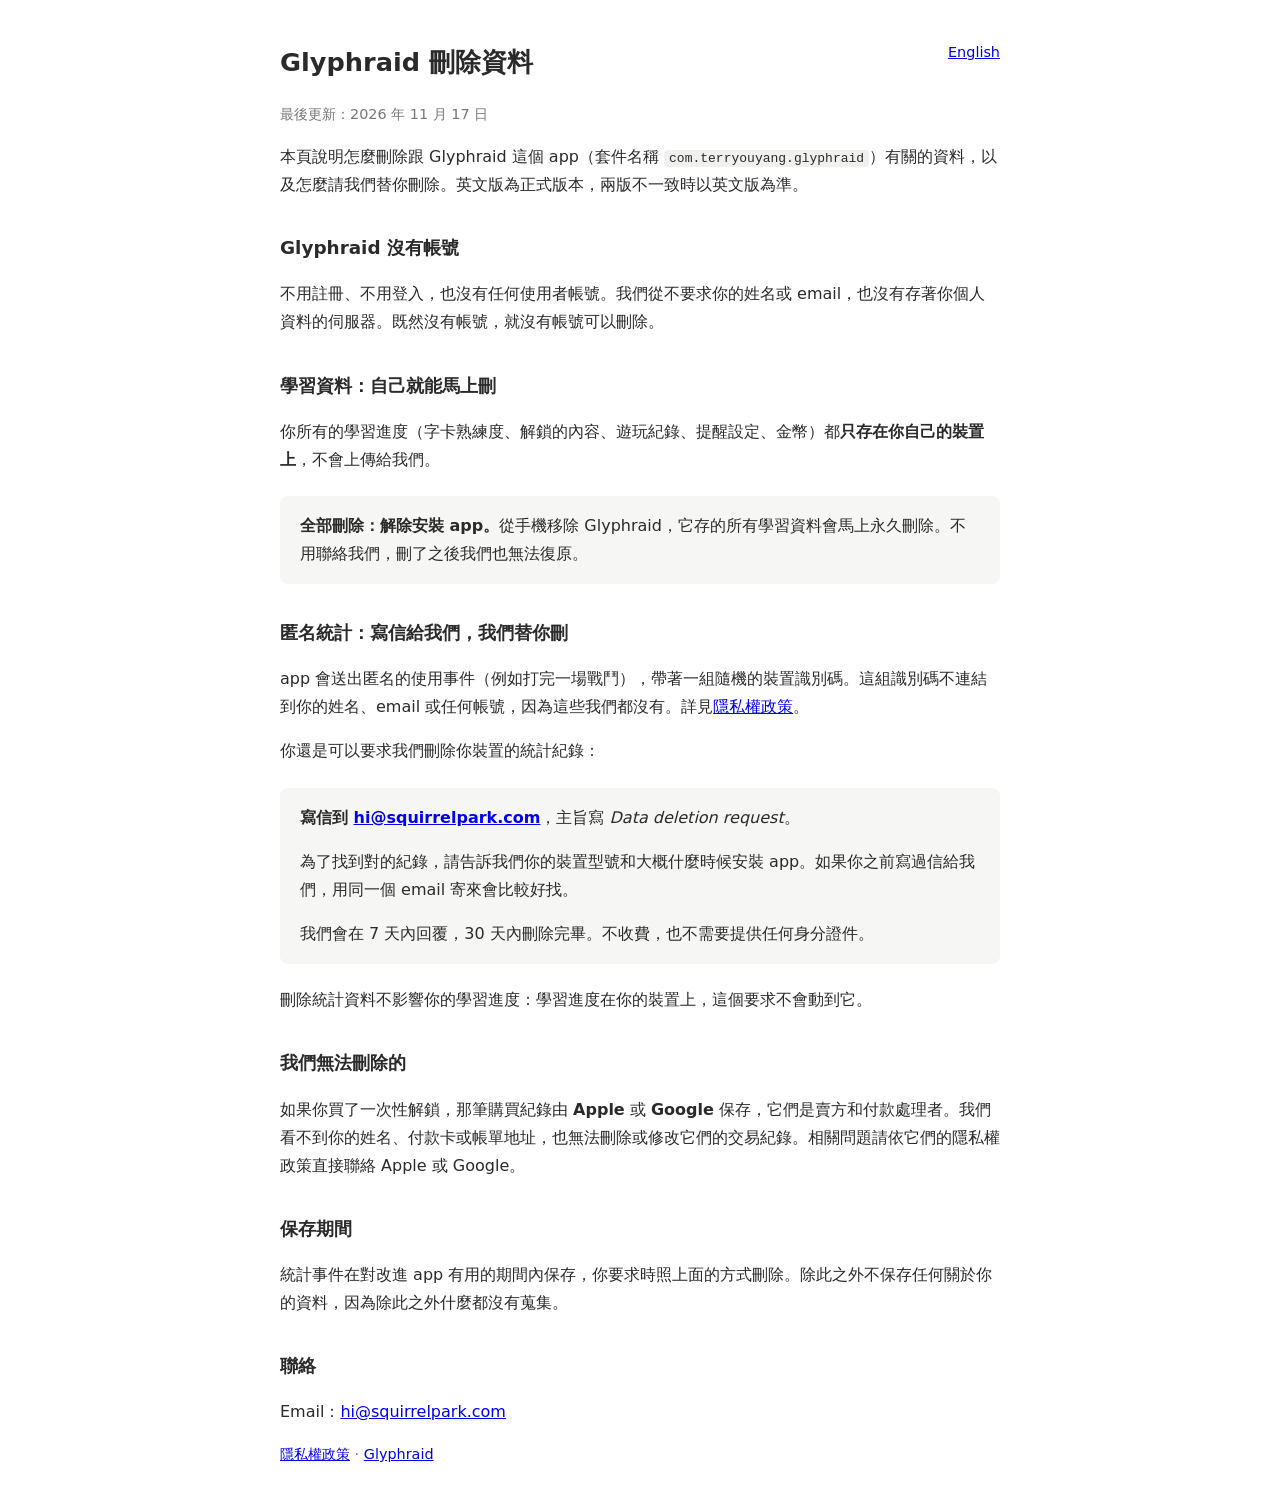
<file: zh/delete-data.html>
<!doctype html>
<html lang="zh-Hant-TW">
<head>
<meta charset="utf-8">
<meta name="viewport" content="width=device-width, initial-scale=1">
<meta http-equiv="Content-Security-Policy" content="default-src 'self'; script-src 'none'; style-src 'self' 'unsafe-inline'; img-src 'self'; object-src 'none'; base-uri 'none'; form-action 'none'">
<title>Glyphraid｜刪除資料</title>
<meta name="description" content="怎麼刪除跟 Glyphraid 這個 app 有關的資料。">
<link rel="canonical" href="https://glyphraid.com/zh/delete-data.html">
<link rel="alternate" hreflang="en" href="https://glyphraid.com/delete-data.html">
<link rel="alternate" hreflang="zh-Hant" href="https://glyphraid.com/zh/delete-data.html">
<link rel="alternate" hreflang="x-default" href="https://glyphraid.com/delete-data.html">
<link rel="icon" type="image/png" href="../assets/favicon.png">
<style>
  body { font-family: system-ui, -apple-system, "PingFang TC", "Noto Sans TC", "Microsoft JhengHei", sans-serif; max-width: 720px; margin: 40px auto; padding: 0 20px; line-height: 1.75; color: #2a2a2a; }
  h1 { font-size: 1.6em; } h2 { font-size: 1.15em; margin-top: 1.8em; }
  .muted { color: #777; font-size: 0.9em; }
  .box { background: #f6f6f4; border-radius: 8px; padding: 16px 20px; margin: 1.4em 0; }
  code { background: #f0f0ee; padding: 1px 5px; border-radius: 4px; overflow-wrap: break-word; }
  .lang { float: right; margin: 0 0 0 16px; font-size: 0.9em; }
</style>
</head>
<body>
<p class="lang"><a href="../delete-data.html" hreflang="en" lang="en">English</a></p>
<h1>Glyphraid 刪除資料</h1>
<p class="muted">最後更新：2026&nbsp;年&nbsp;11&nbsp;月&nbsp;17&nbsp;日</p>

<p>本頁說明怎麼刪除跟 Glyphraid 這個 app（套件名稱 <code>com.terryouyang.glyphraid</code>）有關的資料，以及怎麼請我們替你刪除。英文版為正式版本，兩版不一致時以英文版為準。</p>

<h2>Glyphraid 沒有帳號</h2>
<p>不用註冊、不用登入，也沒有任何使用者帳號。我們從不要求你的姓名或 email，也沒有存著你個人資料的伺服器。既然沒有帳號，就沒有帳號可以刪除。</p>

<h2>學習資料：自己就能馬上刪</h2>
<p>你所有的學習進度（字卡熟練度、解鎖的內容、遊玩紀錄、提醒設定、金幣）都<strong>只存在你自己的裝置上</strong>，不會上傳給我們。</p>
<div class="box">
  <strong>全部刪除：解除安裝 app。</strong>從手機移除 Glyphraid，它存的所有學習資料會馬上永久刪除。不用聯絡我們，刪了之後我們也無法復原。
</div>

<h2>匿名統計：寫信給我們，我們替你刪</h2>
<p>app 會送出匿名的使用事件（例如打完一場戰鬥），帶著一組隨機的裝置識別碼。這組識別碼不連結到你的姓名、email 或任何帳號，因為這些我們都沒有。詳見<a href="privacy.html">隱私權政策</a>。</p>
<p>你還是可以要求我們刪除你裝置的統計紀錄：</p>
<div class="box">
  <p style="margin-top:0"><strong>寫信到 <a href="mailto:hi@squirrelpark.com?subject=Data%20deletion%20request">hi@squirrelpark.com</a></strong>，主旨寫 <em>Data deletion request</em>。</p>
  <p>為了找到對的紀錄，請告訴我們你的裝置型號和大概什麼時候安裝 app。如果你之前寫過信給我們，用同一個 email 寄來會比較好找。</p>
  <p style="margin-bottom:0">我們會在 7 天內回覆，30 天內刪除完畢。不收費，也不需要提供任何身分證件。</p>
</div>
<p>刪除統計資料不影響你的學習進度：學習進度在你的裝置上，這個要求不會動到它。</p>

<h2>我們無法刪除的</h2>
<p>如果你買了一次性解鎖，那筆購買紀錄由 <strong>Apple</strong> 或 <strong>Google</strong> 保存，它們是賣方和付款處理者。我們看不到你的姓名、付款卡或帳單地址，也無法刪除或修改它們的交易紀錄。相關問題請依它們的隱私權政策直接聯絡 Apple 或 Google。</p>

<h2>保存期間</h2>
<p>統計事件在對改進 app 有用的期間內保存，你要求時照上面的方式刪除。除此之外不保存任何關於你的資料，因為除此之外什麼都沒有蒐集。</p>

<h2>聯絡</h2>
<p>Email：<a href="mailto:hi@squirrelpark.com">hi@squirrelpark.com</a></p>
<p class="muted"><a href="privacy.html">隱私權政策</a> &middot; <a href="./">Glyphraid</a></p>
</body>
</html>
</file>
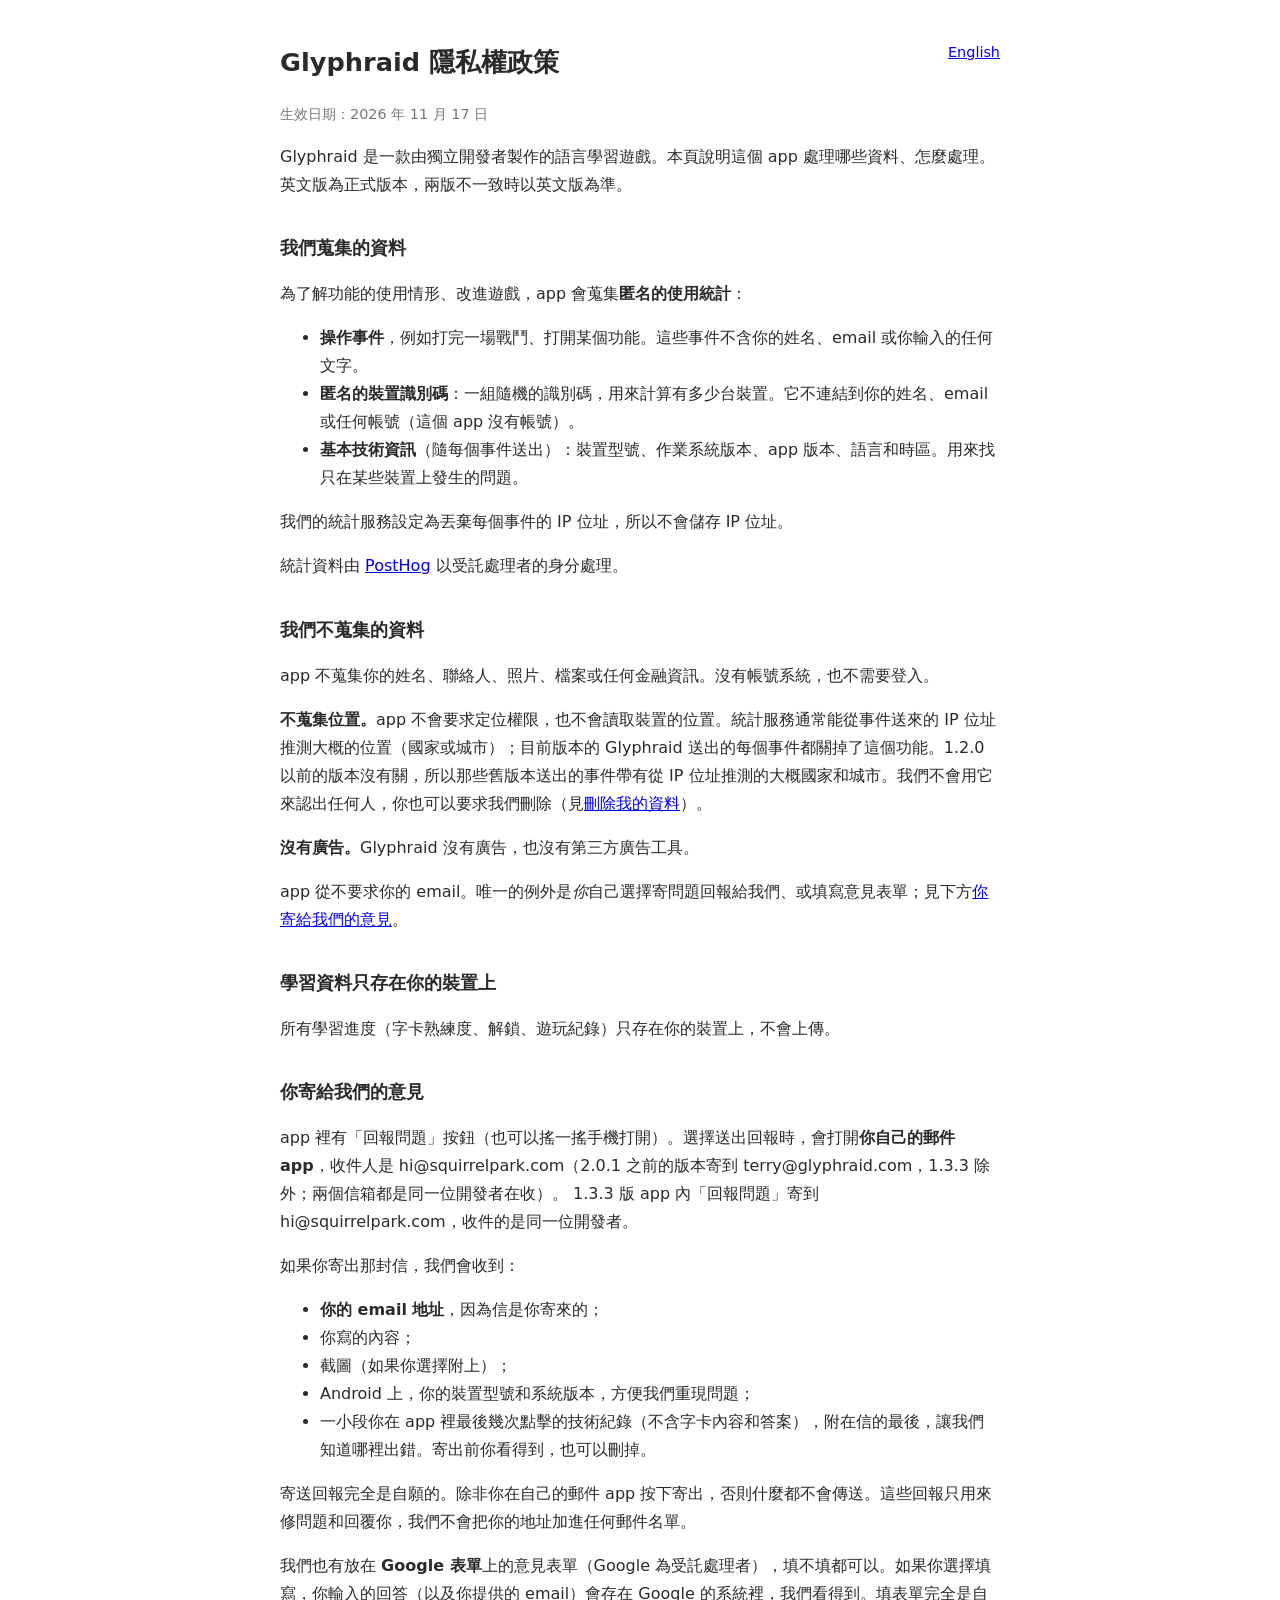
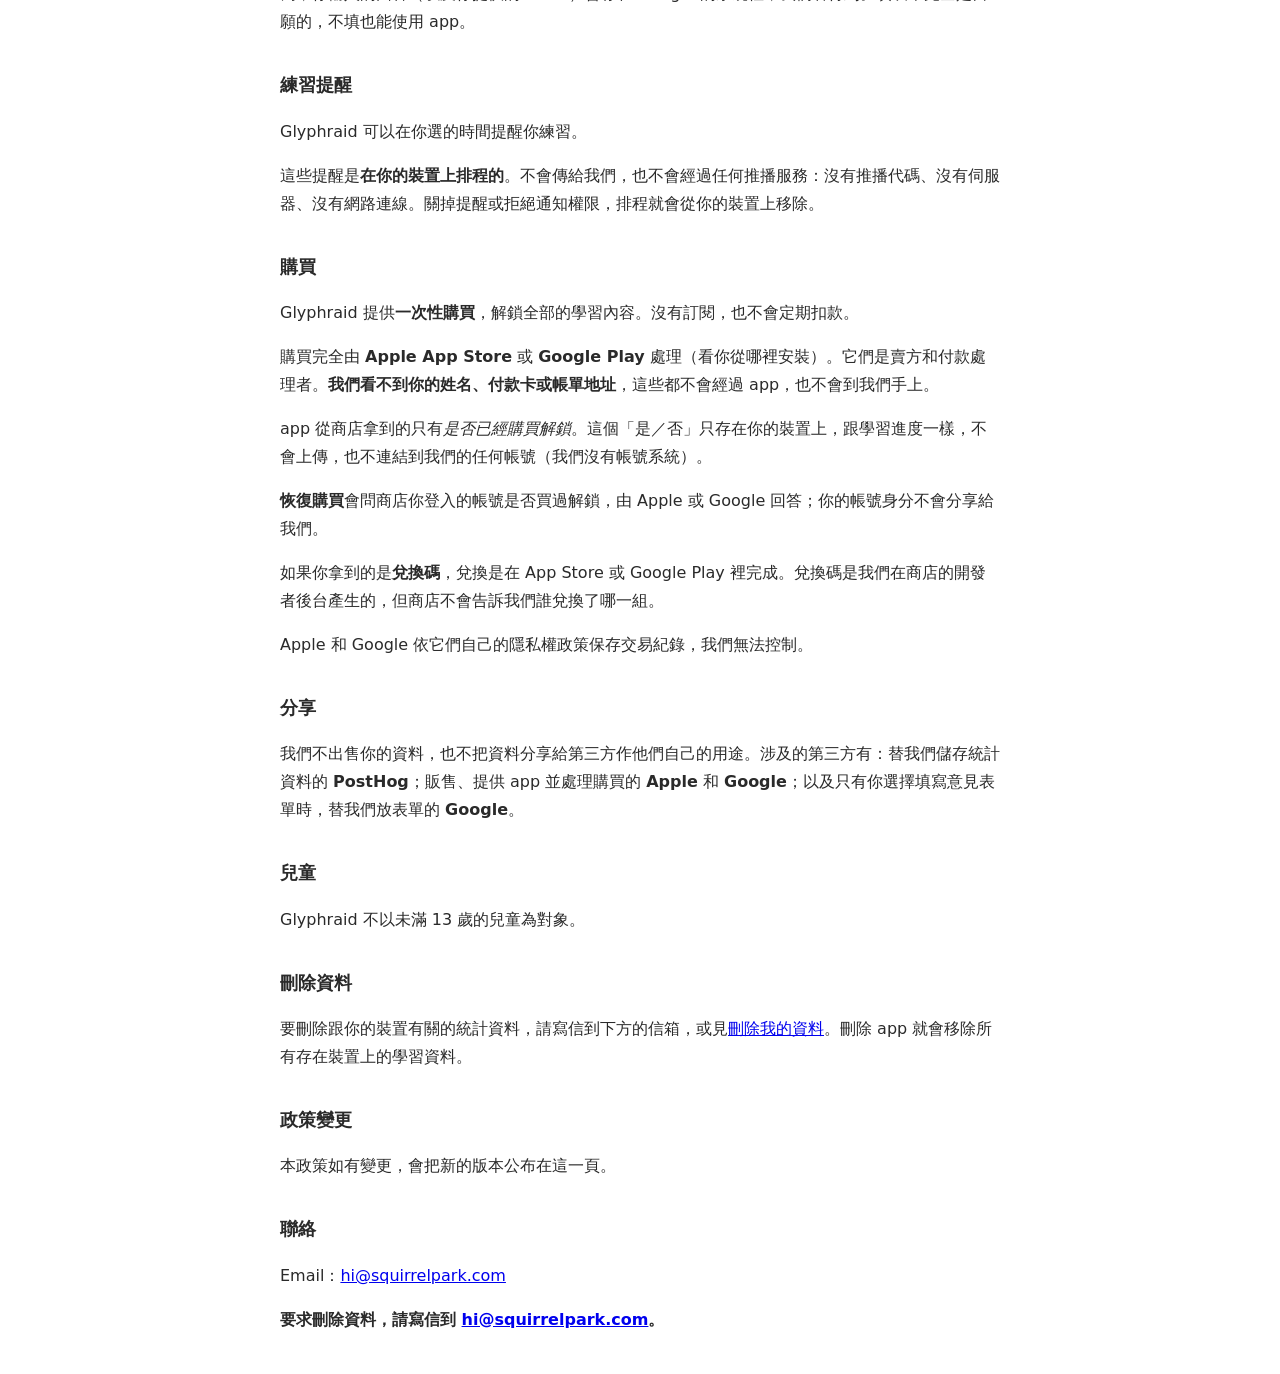
<file: zh/privacy.html>
<!doctype html>
<html lang="zh-Hant-TW">
<head>
<meta charset="utf-8">
<meta name="viewport" content="width=device-width, initial-scale=1">
<meta http-equiv="Content-Security-Policy" content="default-src 'self'; script-src 'none'; style-src 'self' 'unsafe-inline'; img-src 'self'; object-src 'none'; base-uri 'none'; form-action 'none'">
<title>Glyphraid｜隱私權政策</title>
<meta name="description" content="Glyphraid 這個 app 處理哪些資料、怎麼處理。">
<link rel="canonical" href="https://glyphraid.com/zh/privacy.html">
<link rel="alternate" hreflang="en" href="https://glyphraid.com/privacy.html">
<link rel="alternate" hreflang="zh-Hant" href="https://glyphraid.com/zh/privacy.html">
<link rel="alternate" hreflang="x-default" href="https://glyphraid.com/privacy.html">
<link rel="icon" type="image/png" href="../assets/favicon.png">
<style>
  body { font-family: system-ui, -apple-system, "PingFang TC", "Noto Sans TC", "Microsoft JhengHei", sans-serif; max-width: 720px; margin: 40px auto; padding: 0 20px; line-height: 1.75; color: #2a2a2a; }
  h1 { font-size: 1.6em; } h2 { font-size: 1.15em; margin-top: 1.8em; }
  .muted { color: #777; font-size: 0.9em; }
  .lang { float: right; margin: 0 0 0 16px; font-size: 0.9em; }
</style>
</head>
<body>
<p class="lang"><a href="../privacy.html" hreflang="en" lang="en">English</a></p>
<h1>Glyphraid 隱私權政策</h1>
<p class="muted">生效日期：2026&nbsp;年&nbsp;11&nbsp;月&nbsp;17&nbsp;日</p>

<p>Glyphraid 是一款由獨立開發者製作的語言學習遊戲。本頁說明這個 app 處理哪些資料、怎麼處理。英文版為正式版本，兩版不一致時以英文版為準。</p>

<h2>我們蒐集的資料</h2>
<p>為了解功能的使用情形、改進遊戲，app 會蒐集<strong>匿名的使用統計</strong>：</p>
<ul>
  <li><strong>操作事件</strong>，例如打完一場戰鬥、打開某個功能。這些事件不含你的姓名、email 或你輸入的任何文字。</li>
  <li><strong>匿名的裝置識別碼</strong>：一組隨機的識別碼，用來計算有多少台裝置。它不連結到你的姓名、email 或任何帳號（這個 app 沒有帳號）。</li>
  <li><strong>基本技術資訊</strong>（隨每個事件送出）：裝置型號、作業系統版本、app 版本、語言和時區。用來找只在某些裝置上發生的問題。</li>
</ul>
<p>我們的統計服務設定為丟棄每個事件的 IP 位址，所以不會儲存 IP 位址。</p>
<p>統計資料由 <a href="https://posthog.com">PostHog</a> 以受託處理者的身分處理。</p>

<h2>我們不蒐集的資料</h2>
<p>app 不蒐集你的姓名、聯絡人、照片、檔案或任何金融資訊。沒有帳號系統，也不需要登入。</p>
<p><strong>不蒐集位置。</strong>app 不會要求定位權限，也不會讀取裝置的位置。統計服務通常能從事件送來的 IP 位址推測大概的位置（國家或城市）；目前版本的 Glyphraid 送出的每個事件都關掉了這個功能。1.2.0 以前的版本沒有關，所以那些舊版本送出的事件帶有從 IP 位址推測的大概國家和城市。我們不會用它來認出任何人，你也可以要求我們刪除（見<a href="delete-data.html">刪除我的資料</a>）。</p>
<p><strong>沒有廣告。</strong>Glyphraid 沒有廣告，也沒有第三方廣告工具。</p>
<p>app 從不要求你的 email。唯一的例外是<em>你</em>自己選擇寄問題回報給我們、或填寫意見表單；見下方<a href="#feedback">你寄給我們的意見</a>。</p>

<h2>學習資料只存在你的裝置上</h2>
<p>所有學習進度（字卡熟練度、解鎖、遊玩紀錄）只存在你的裝置上，不會上傳。</p>

<h2 id="feedback">你寄給我們的意見</h2>
<p>app 裡有「回報問題」按鈕（也可以搖一搖手機打開）。選擇送出回報時，會打開<strong>你自己的郵件 app</strong>，收件人是 hi@squirrelpark.com（2.0.1 之前的版本寄到 terry@glyphraid.com，1.3.3 除外；兩個信箱都是同一位開發者在收）。
1.3.3 版 app 內「回報問題」寄到 hi@squirrelpark.com，收件的是同一位開發者。</p>
<p>如果你寄出那封信，我們會收到：</p>
<ul>
  <li><strong>你的 email 地址</strong>，因為信是你寄來的；</li>
  <li>你寫的內容；</li>
  <li>截圖（如果你選擇附上）；</li>
  <li>Android 上，你的裝置型號和系統版本，方便我們重現問題；</li>
  <li>一小段你在 app 裡最後幾次點擊的技術紀錄（不含字卡內容和答案），附在信的最後，讓我們知道哪裡出錯。寄出前你看得到，也可以刪掉。</li>
</ul>
<p>寄送回報完全是自願的。除非你在自己的郵件 app 按下寄出，否則什麼都不會傳送。這些回報只用來修問題和回覆你，我們不會把你的地址加進任何郵件名單。</p>
<p>我們也有放在 <strong>Google 表單</strong>上的意見表單（Google 為受託處理者），填不填都可以。如果你選擇填寫，你輸入的回答（以及你提供的 email）會存在 Google 的系統裡，我們看得到。填表單完全是自願的，不填也能使用 app。</p>

<h2>練習提醒</h2>
<p>Glyphraid 可以在你選的時間提醒你練習。</p>
<p>這些提醒是<strong>在你的裝置上排程的</strong>。不會傳給我們，也不會經過任何推播服務：沒有推播代碼、沒有伺服器、沒有網路連線。關掉提醒或拒絕通知權限，排程就會從你的裝置上移除。</p>

<h2>購買</h2>
<p>Glyphraid 提供<strong>一次性購買</strong>，解鎖全部的學習內容。沒有訂閱，也不會定期扣款。</p>
<p>購買完全由 <strong>Apple App Store</strong> 或 <strong>Google Play</strong> 處理（看你從哪裡安裝）。它們是賣方和付款處理者。<strong>我們看不到你的姓名、付款卡或帳單地址</strong>，這些都不會經過 app，也不會到我們手上。</p>
<p>app 從商店拿到的只有<em>是否已經購買解鎖</em>。這個「是／否」只存在你的裝置上，跟學習進度一樣，不會上傳，也不連結到我們的任何帳號（我們沒有帳號系統）。</p>
<p><strong>恢復購買</strong>會問商店你登入的帳號是否買過解鎖，由 Apple 或 Google 回答；你的帳號身分不會分享給我們。</p>
<p>如果你拿到的是<strong>兌換碼</strong>，兌換是在 App Store 或 Google Play 裡完成。兌換碼是我們在商店的開發者後台產生的，但商店不會告訴我們誰兌換了哪一組。</p>
<p>Apple 和 Google 依它們自己的隱私權政策保存交易紀錄，我們無法控制。</p>

<h2>分享</h2>
<p>我們不出售你的資料，也不把資料分享給第三方作他們自己的用途。涉及的第三方有：替我們儲存統計資料的 <strong>PostHog</strong>；販售、提供 app 並處理購買的 <strong>Apple</strong> 和 <strong>Google</strong>；以及只有你選擇填寫意見表單時，替我們放表單的 <strong>Google</strong>。</p>

<h2>兒童</h2>
<p>Glyphraid 不以未滿 13 歲的兒童為對象。</p>

<h2>刪除資料</h2>
<p>要刪除跟你的裝置有關的統計資料，請寫信到下方的信箱，或見<a href="delete-data.html">刪除我的資料</a>。刪除 app 就會移除所有存在裝置上的學習資料。</p>

<h2>政策變更</h2>
<p>本政策如有變更，會把新的版本公布在這一頁。</p>

<h2>聯絡</h2>
<p>Email：<a href="mailto:hi@squirrelpark.com">hi@squirrelpark.com</a></p>

<p><strong>要求刪除資料，請寫信到 <a href="mailto:hi@squirrelpark.com?subject=Data%20deletion%20request">hi@squirrelpark.com</a>。</strong></p>
</body>
</html>
</file>
<file: assets/site.css>
/* ──────────────────────────────────────────────────────────────
   Glyphraid 首頁（2026-11-16 改版，兩頁由 tools/build-home.py 產生）
   一個畫面講清楚：標題＋一句玩法＋11 種語言的國旗＋下載；右邊 app 真實戰鬥畫面；下面一排四個特點。
   Terry 11/16 定：拿掉網頁試玩、不要錄影、背景＝概念圖 A（草地壓暗、像傍晚）、字直接放在背景上不加大框。
   紀錄：Vask docs/rounds/2026-11-16-site-v2.md。

   ⚠️ 圖只用 app 真實截圖或 app 素材；官網不准畫 app 沒有的東西（Terry 2026-10-19）。
   顏色照 app（Vask config/theme.ts）：米白字 #FBF4E6、次要字 #E9DDC4、按鈕米色＋橘褐描邊 #C96F2A、深褐外框。
   刻意避開的 AI 樣板（見 docs/marketing/landing-site-notes.md）：紫色漸層、Inter、膠囊徽章、
   圖示功能卡、毛玻璃、統一圓角柔影、每段同一個淡入、漸層字。
────────────────────────────────────────────────────────────── */
/* 字型全部自帶（不從 Google 載入，訪客 IP 不外流；授權皆 OFL；粉圓的授權在 huninn-LICENSE.txt） */
@font-face{font-family:"Huninn";src:url(huninn-latin.woff2) format("woff2");font-display:swap}
/* 中文頁的粉圓：只收 zh/index.html 用到的字（tools/huninn-zh.py 產生） */
@font-face{font-family:"Huninn";src:url(huninn-zh.woff2) format("woff2");font-display:swap;unicode-range:U+3000-303F, U+4E00-9FFF, U+FF00-FFEF}
@font-face{font-family:"Dela Gothic One";font-weight:400;font-style:normal;font-display:swap;src:url(fonts/dela-gothic-one-400-latin.woff2) format("woff2");unicode-range:U+0000-00FF, U+0131, U+0152-0153, U+02BB-02BC, U+02C6, U+02DA, U+02DC, U+0304, U+0308, U+0329, U+2000-206F, U+20AC, U+2122, U+2191, U+2193, U+2212, U+2215, U+FEFF, U+FFFD}
@font-face{font-family:"Nunito";font-weight:500 800;font-style:normal;font-display:swap;src:url(fonts/nunito-latin-ext.woff2) format("woff2");unicode-range:U+0100-02BA, U+02BD-02C5, U+02C7-02CC, U+02CE-02D7, U+02DD-02FF, U+0304, U+0308, U+0329, U+1D00-1DBF, U+1E00-1E9F, U+1EF2-1EFF, U+2020, U+20A0-20AB, U+20AD-20C4, U+2113, U+2C60-2C7F, U+A720-A7FF}
@font-face{font-family:"Nunito";font-weight:500 800;font-style:normal;font-display:swap;src:url(fonts/nunito-latin.woff2) format("woff2");unicode-range:U+0000-00FF, U+0131, U+0152-0153, U+02BB-02BC, U+02C6, U+02DA, U+02DC, U+0304, U+0308, U+0329, U+2000-206F, U+20AC, U+2122, U+2191, U+2193, U+2212, U+2215, U+FEFF, U+FFFD}
@font-face{font-family:"Sarabun";font-weight:700;font-style:normal;font-display:swap;src:url(fonts/sarabun-700-thai.woff2) format("woff2");unicode-range:U+02D7, U+0303, U+0331, U+0E01-0E5B, U+200C-200D, U+25CC}

:root{
  --text:#FBF4E6;      /* app textLight */
  --dim:#E9DDC4;       /* 背景上的次要字（比 app textDim 亮一階：這裡的底是風景不是深褐） */
  --edge:#1B1410;      /* app 像素描邊 */
  --copper:#C96F2A;    /* app primary：按鈕、框的橘褐 */
  --panel:#1E140C;     /* app 深底 */
  --shadow:0 2px 0 rgba(20,13,6,.7), 0 0 14px rgba(10,8,4,.55);
}
*{box-sizing:border-box}
html,body{margin:0;overflow-x:clip}
body{
  position:relative;min-height:100svh;
  background:#1D2A12;color:var(--text);
  font-family:"Nunito","Huninn",ui-rounded,system-ui,sans-serif;
  font-weight:600;font-size:17px;line-height:1.5;
  -webkit-font-smoothing:antialiased;
}
body.zh{font-family:"Huninn","Nunito",ui-rounded,system-ui,sans-serif;font-weight:400}
/* 背景＝概念圖 A 的草地（assets/v2/bg.webp），固定在視窗、不跟著捲（iOS 不支援 background-attachment:fixed，所以用 fixed 的偽元素） */
body::before{
  content:"";position:fixed;inset:0;z-index:0;pointer-events:none;
  background:url(v2/bg.webp) 62% 40% / cover no-repeat;
}
/* 壓暗：整體約三成、左邊字的那一欄再暗一點（Terry 11/16：亮版亮過頭） */
body::after{
  content:"";position:fixed;inset:0;z-index:0;pointer-events:none;
  background:
    linear-gradient(90deg, rgba(14,10,6,.62) 0%, rgba(14,10,6,.42) 38%, rgba(14,10,6,.08) 62%, rgba(14,10,6,0) 100%),
    rgba(24,16,6,.22);
}
.page{position:relative;z-index:1;max-width:1280px;margin:0 auto;padding:0 40px;min-height:100svh;display:flex;flex-direction:column}
a{color:inherit}
img{max-width:100%;height:auto}

/* 頂列 */
.top{display:flex;align-items:center;justify-content:space-between;padding:18px 0 6px}
.brand{display:flex;align-items:center;gap:10px;min-height:44px;text-decoration:none;text-shadow:var(--shadow)}
.brand img{width:36px;height:36px;border-radius:8px;box-shadow:0 0 0 2px var(--edge)}
.brand b{font-family:"Dela Gothic One",sans-serif;font-weight:400;font-size:22px;letter-spacing:.01em}
.toplinks a{display:inline-flex;align-items:center;min-height:44px;font-weight:700;text-decoration:none;text-shadow:var(--shadow);padding:0 12px;margin-right:-12px}
.toplinks a:hover{text-decoration:underline}

/* 主體：左欄＝字＋下面一排特點；右欄＝手機（主角，佔滿左欄的高度。盲審 r1：手機原本跟特點小圖一樣小） */
.main{flex:1;display:grid;grid-template-columns:minmax(0,1fr) auto;grid-template-rows:1fr auto;grid-template-areas:"copy stage" "feats stage";column-gap:64px;row-gap:26px;align-items:center;padding:4px 0 10px}
.copy{grid-area:copy;max-width:680px}
h1{
  margin:0 0 14px;font-family:"Dela Gothic One",sans-serif;font-weight:400;
  font-size:clamp(38px,4.1vw,58px);line-height:1.05;letter-spacing:-.005em;text-wrap:balance;
  text-shadow:0 4px 0 rgba(20,13,6,.75), 0 0 22px rgba(10,8,4,.5);
}
.zh h1{-webkit-text-stroke:1.4px var(--text);paint-order:stroke fill;font-family:"Huninn",sans-serif;font-size:clamp(44px,5vw,72px);line-height:1.1;letter-spacing:.02em}
.lede{margin:0 0 18px;font-size:clamp(18px,1.55vw,22px);font-weight:700;line-height:1.4;text-shadow:var(--shadow);text-wrap:balance;max-width:34em}
.zh .lede{font-weight:400}

/* 11 種語言：國旗照 app 畫法，旗下面是語言名和那個語言的「你好」 */
.langs{list-style:none;margin:0 0 20px;padding:0;display:grid;grid-template-columns:repeat(6,minmax(0,1fr));gap:10px 8px;max-width:580px}
.langs li{display:flex;flex-direction:column;align-items:center;text-align:center;min-width:0}
.langs svg{width:36px;height:24px;display:block;outline:2px solid var(--edge);margin-bottom:5px;box-shadow:0 3px 0 rgba(20,13,6,.55)}
.langs b{font-size:13.5px;line-height:1.2;font-weight:800;text-shadow:var(--shadow);white-space:nowrap}
.zh .langs b{font-weight:400;font-size:14px}
.langs span{font-family:"Nunito",system-ui,sans-serif;font-weight:700;font-size:13px;line-height:1.3;color:var(--dim);text-shadow:var(--shadow);white-space:nowrap}
.langs span[lang=th]{font-family:"Sarabun",sans-serif;font-weight:700}

/* 下載 */
.getbox{display:flex;align-items:center;gap:22px;flex-wrap:wrap;margin:0 0 12px}
.get{display:flex;gap:12px;flex-wrap:wrap}
.get a{display:block;line-height:0;border-radius:9px}
.get a:hover{outline:2px solid var(--text);outline-offset:2px}
.get img{height:48px;width:auto}
/* Discord 鈕（2026-11-27）：跟商店鈕同高、同樣黑底細灰框；電腦版在第二行，手機只剩一顆商店鈕時排在它旁邊 */
.get-br{flex-basis:100%;height:0}
.is-ios .get-br,.is-android .get-br{display:none}
.get .b-dc{display:flex;align-items:center;gap:8px;height:48px;box-sizing:border-box;padding:0 16px 0 12px;background:#000;border:1px solid #A6A6A6;color:#fff;text-decoration:none;font-weight:700;font-size:15px;line-height:1;white-space:nowrap}
.get .b-dc img{height:24px;width:24px}
.dc-short{display:none}
/* 手機只剩一顆商店鈕：Discord 鈕只寫「Discord」，才排得進同一行（375 寬） */
.is-ios .dc-long,.is-android .dc-long{display:none}
.is-ios .dc-short,.is-android .dc-short{display:inline}
.qr{display:none}
.get-end{display:none}
.price{margin:0;font-size:15px;line-height:1.45;color:var(--dim);text-shadow:var(--shadow);max-width:36em;text-wrap:balance}
.price b{color:var(--text)}
/* 平台已知（assets/site.js）：只留那一顆 */
.is-ios .b-gp,.is-android .b-as{display:none}
@media (hover:hover) and (pointer:fine) and (min-width:1024px){
  .qr{display:flex;align-items:center;gap:12px}
  .get{max-width:330px} /* 兩顆商店鈕的寬：Discord 鈕換到第二行時，整組還是窄的，QR 碼留在右邊（2026-11-27） */
  .qr img{width:87px;height:87px;max-width:none;flex:none;image-rendering:pixelated;box-shadow:0 0 0 2px var(--edge)}
  .qr p{margin:0;font-size:14px;line-height:1.35;max-width:9em;color:var(--dim);text-shadow:var(--shadow)}
}

/* 手機框＋真實戰鬥截圖 */
.stage{grid-area:stage;display:flex;justify-content:center;align-self:center}
/* 手機高度＝視窗高扣掉頂列與頁尾；寬度由高度算（比例＝截圖 640×1391，加上框的 18px），截圖不裁 */
.phone{
  --h:clamp(440px, calc(100svh - 150px), 780px);
  width:calc((var(--h) - 18px) * 640 / 1391 + 18px);
  padding:9px;border-radius:42px;background:#0D0B09;
  box-shadow:0 0 0 2px #3A3128, 0 22px 50px rgba(0,0,0,.55);
}
.phone img{display:block;width:100%;height:auto;aspect-ratio:640 / 1391;border-radius:33px}

/* 四個特點：圖框跟 app 的按鈕一樣（深褐外框＋橘褐內線） */
.feats{grid-area:feats;align-self:end;list-style:none;margin:0;padding:0;display:grid;grid-template-columns:repeat(4,minmax(0,1fr));gap:22px;max-width:820px}
/* 每格三列（圖、標題、副標）用 subgrid 對齊：某格標題折成兩行時，四格的副標仍在同一條線（盲審 r3） */
.feats{grid-template-rows:auto auto auto;row-gap:0}
.feats li{display:grid;grid-row:span 3;grid-template-rows:subgrid;justify-items:start;text-align:left}
.feats b{text-wrap:balance;align-self:end}
.feats li>span{align-self:start}
.feats img{
  display:block;width:100%;aspect-ratio:4 / 3;object-fit:cover;background:var(--panel);
  border:3px solid var(--copper);box-shadow:0 0 0 3px var(--edge), 0 6px 0 3px rgba(20,13,6,.45);margin-bottom:12px;
}
.feats b{font-size:18px;line-height:1.25;font-weight:800;text-shadow:var(--shadow)}
.zh .feats b{font-weight:400;font-size:19px}
.feats li>span{font-size:14.5px;line-height:1.35;color:var(--dim);text-shadow:var(--shadow);text-wrap:balance}

/* 頁尾 */
.foot{display:flex;flex-wrap:wrap;gap:0 8px;align-items:center;padding:4px 0 8px;font-size:13.5px;color:var(--dim);text-shadow:var(--shadow)}
.foot .sp{flex:1}
.foot>span:first-child{text-wrap:balance}
.foot a{display:inline-flex;align-items:center;min-height:44px;padding:0 6px;text-decoration:none}
.foot a:hover{text-decoration:underline}

/* 窄的電腦螢幕：特點縮小 */
@media (max-width:1180px){
  .main{column-gap:40px}
  .feats{column-gap:16px}
  /* 窄電腦版字欄延伸到畫面中間，壓暗也跟著往右（盲審 r2：1024 寬 Bonjour 壓在亮雲上） */
  body::after{background:
    linear-gradient(90deg, rgba(14,10,6,.64) 0%, rgba(14,10,6,.48) 50%, rgba(14,10,6,.1) 75%, rgba(14,10,6,0) 100%),
    rgba(24,16,6,.22)}
}
/* 中文句子只在標點處換行（盲審 r1：375 寬斷成「答／對」）：build-home.py 把每個子句包成 .nb */
.nb{display:inline-block}
/* 矮的電腦螢幕（1280×800、1024×768）：標題、國旗、特點都收一點，主體留在一屏 */
@media (min-width:900px) and (max-height:820px){
  h1{font-size:clamp(36px,3.3vw,48px);margin-bottom:10px}
  .zh h1{font-size:clamp(40px,4.4vw,60px)}
  .lede{font-size:18px;margin-bottom:14px}
  .langs{gap:6px 8px;margin-bottom:14px}
  .langs svg{width:32px;height:21px;margin-bottom:3px}
  .feats{column-gap:14px}
  .feats b,.zh .feats b{font-size:16px}
  .feats{max-width:660px}
  .feats li>span{font-size:13.5px}
  .main{row-gap:12px}
  .feats img{margin-bottom:8px}
  .top{padding:12px 0 4px}
  .foot{padding:0 0 4px}
}

/* 手機與直立平板：一欄。順序＝標題 → 一句玩法 → 下載 → 價格 → 戰鬥畫面 → 語言 → 特點
   （下載鈕放在戰鬥畫面前面：手機一進來不用捲就看得到按鈕） */
@media (max-width:899px){
  .page{padding:0 16px}
  body::before{background-position:58% 30%}
  /* 手機背景固定、字捲過太陽：整片壓得比電腦版暗（盲審 r1：小字對比約 3:1） */
  body::after{background:rgba(14,10,6,.58)}
  .langs span{color:var(--text)}
  .top{padding:16px 0 6px}
  .main{display:flex;flex-direction:column;align-items:stretch;row-gap:0;padding:6px 0 10px}
  .copy{display:contents}
  h1{order:1;font-size:clamp(34px,10vw,52px);margin-bottom:10px}
  .zh h1{font-size:clamp(42px,13vw,64px)}
  .lede{order:2;font-size:18px;margin-bottom:18px}
  .getbox{order:3;margin-bottom:10px}
  .get a{flex:none}
  .is-ios .get img,.is-android .get img{height:56px}
  .is-ios .get .b-dc,.is-android .get .b-dc{height:56px}
  .is-ios .get .b-dc img,.is-android .get .b-dc img{height:24px}
  .price{order:4;font-size:14.5px;margin-bottom:26px}
  .stage{order:6;margin-bottom:30px}
  .phone{width:min(68vw,300px);padding:7px;border-radius:34px}
  .phone img{border-radius:28px}
  /* 國旗放在戰鬥畫面前面：手機一捲就知道有哪些語言（盲審 r2） */
  .langs{order:5;grid-template-columns:repeat(4,minmax(0,1fr));gap:14px 6px;margin-bottom:30px;max-width:none}
  .feats{order:7;grid-template-columns:repeat(2,minmax(0,1fr));column-gap:14px;max-width:none}
  .feats li{grid-row:span 3}
  .feats li>span{margin-bottom:22px}
  /* 特點看完再給一次下載（盲審 r3：不然要捲回頂端） */
  .get-end{display:flex;order:8;margin:4px 0 18px}
  .foot .sp{flex-basis:100%;height:0}
}
/* 平板直立（600～899）：國旗一排六個、特點一排四個，不要比手機圖大（盲審 r2） */
@media (min-width:600px) and (max-width:899px){
  .langs{grid-template-columns:repeat(6,minmax(0,1fr));max-width:560px}
  .feats{grid-template-columns:repeat(4,minmax(0,1fr))}
}
/* 分享預覽圖（og.jpg、og-zh.jpg）的截圖版面：網址帶 ?og=1 時（assets/site.js 加上 .og），只留標題、玩法、國旗、手機 */
.og .feats,.og .getbox,.og .price,.og .foot,.og .toplinks{display:none}
.og .phone{--h:530px}
.og h1{font-size:62px}
.og .zh h1{font-size:76px}
.og .lede{font-size:21px}
/* 窄手機：第四格標題回到一行（盲審 r5） */
@media (max-width:389px){
  .feats b{font-size:17px}
  .zh .feats b{font-size:18px}
}
/* 更矮的電腦螢幕（1280×720 這類）：特點再縮一點（盲審 r6） */
@media (min-width:900px) and (max-height:740px){
  /* 國旗下的「你好」收起來（國旗＋語言名保留），省下一整排的高度 */
  .langs span{display:none}
  .langs{row-gap:4px}
}
@media (max-width:359px){
  .langs{grid-template-columns:repeat(3,minmax(0,1fr))}
}
@media (prefers-reduced-motion:no-preference){
  .get a{transition:box-shadow .15s}
}
</file>
